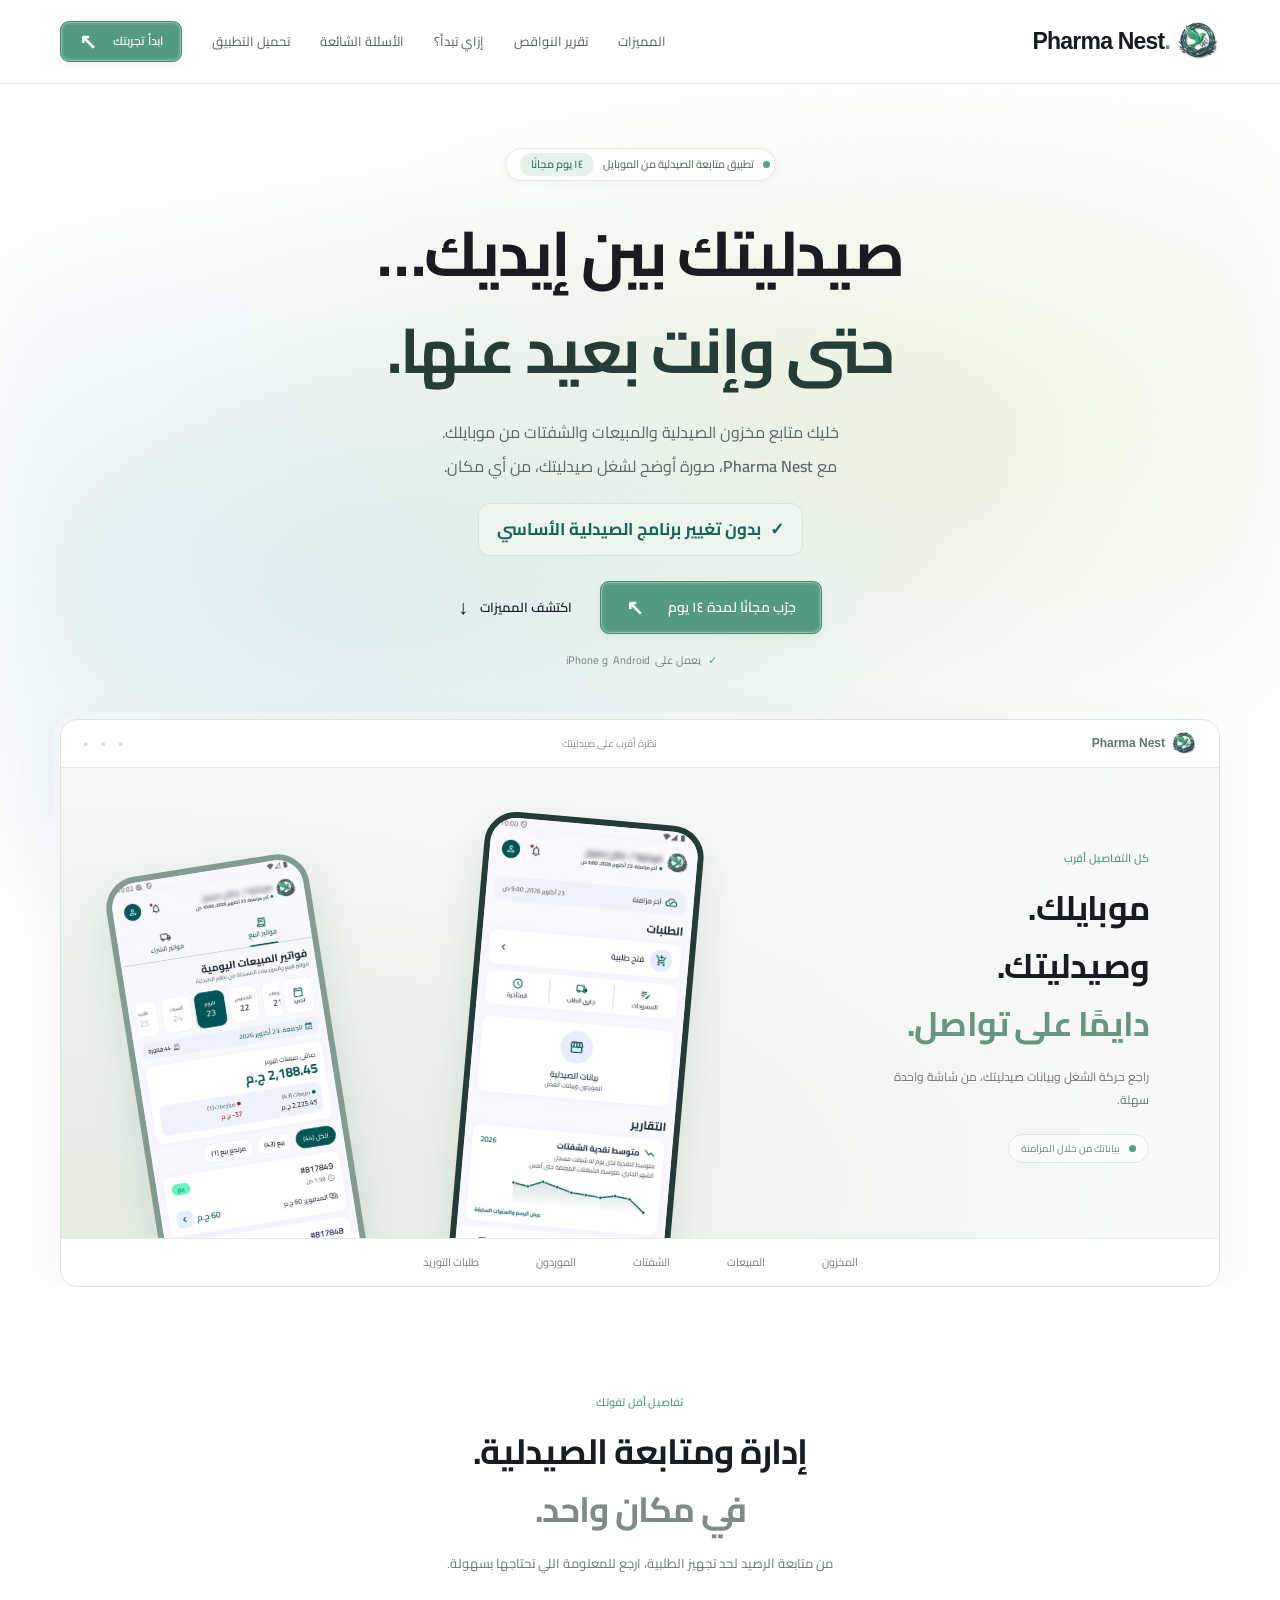
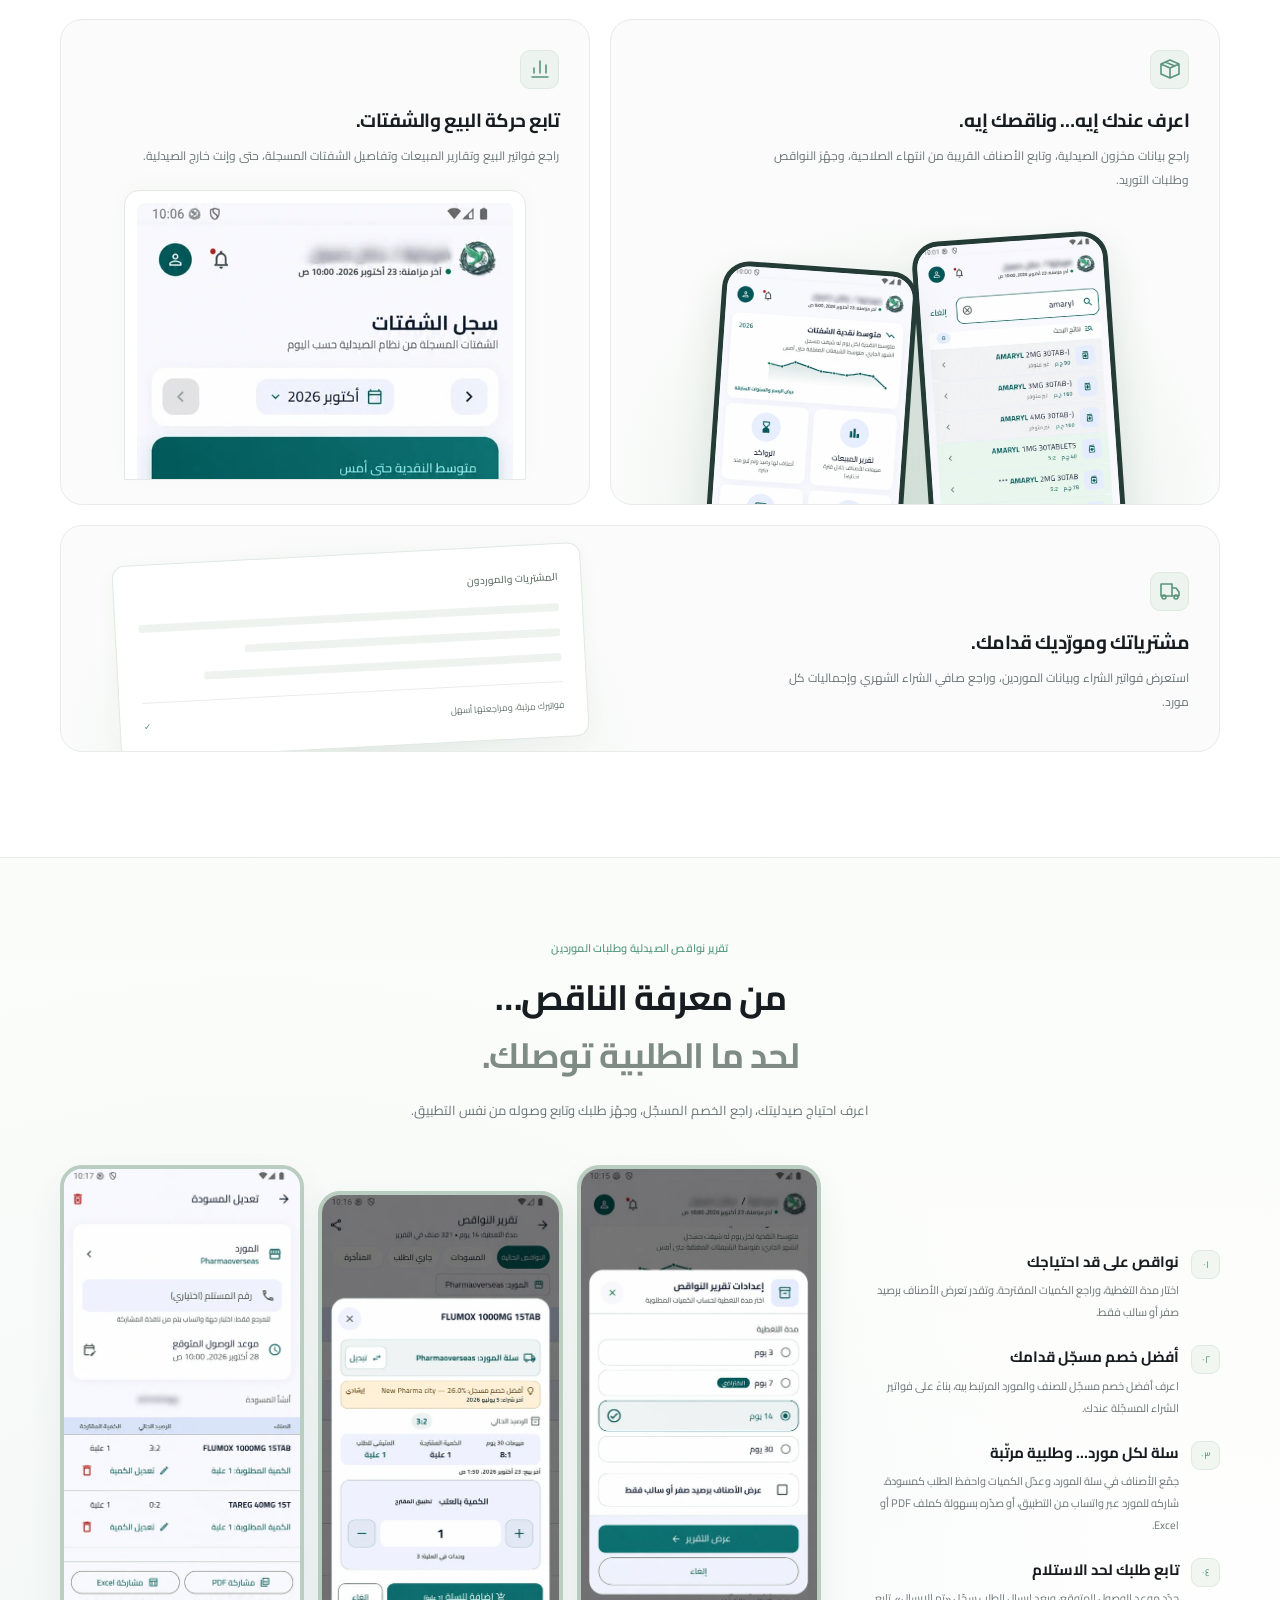
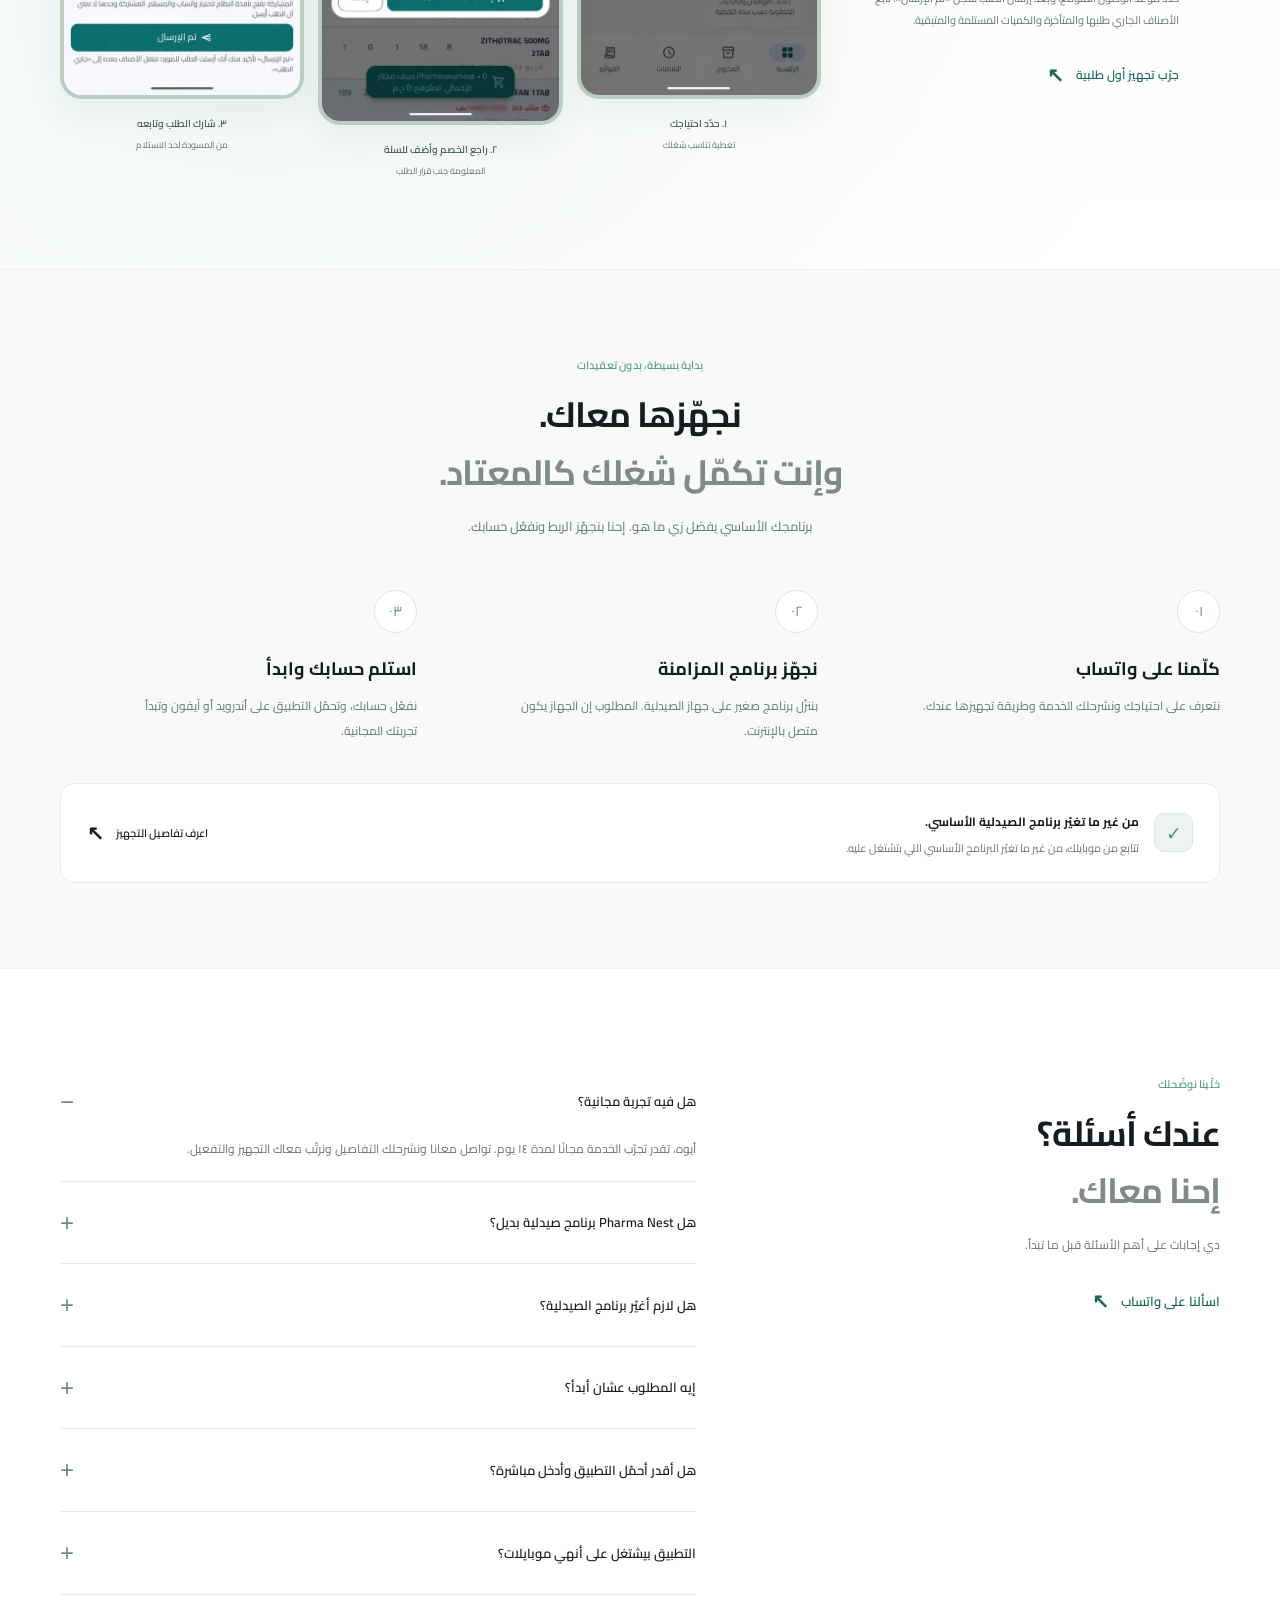
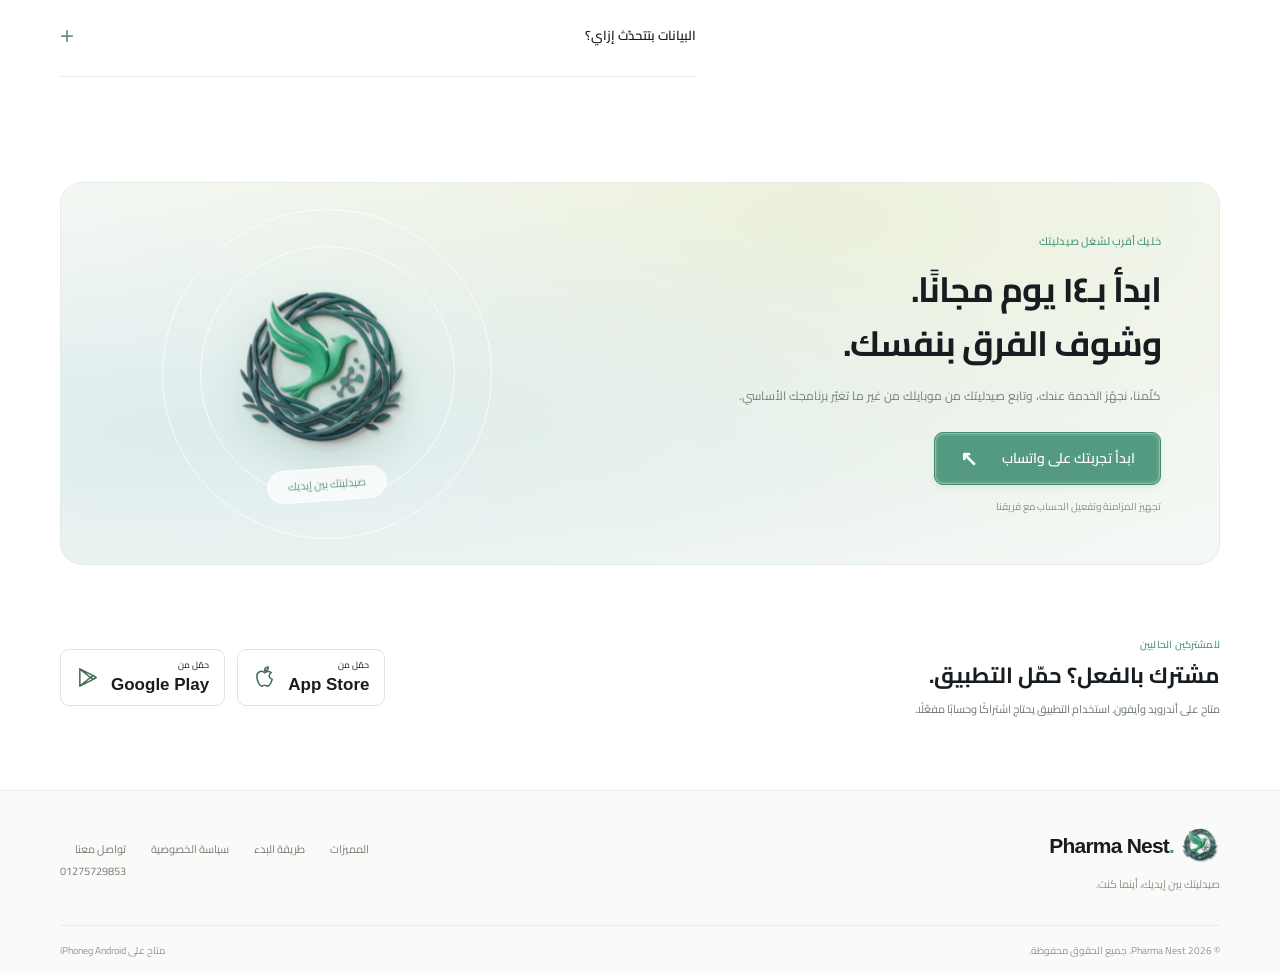
<file: index.html>
<!doctype html>
<html lang="ar" dir="rtl">
<head>
  <meta charset="utf-8">
  <meta name="viewport" content="width=device-width, initial-scale=1">
  <meta name="theme-color" content="#5a9f86">
  <meta name="description" content="Pharma Nest تطبيق لإدارة ومتابعة الصيدلية من الموبايل: مخزون الصيدلية، المبيعات، الشفتات، نواقص الصيدلية وطلبات الموردين. يشتغل مع برنامج الصيدلية اللي عندك. جرّب مجانًا ١٤ يوم.">
  <meta property="og:title" content="Pharma Nest — تطبيق متابعة الصيدلية من الموبايل">
  <meta property="og:description" content="تابع مخزون الصيدلية والمبيعات والشفتات ونواقص الصيدلية من موبايلك، بدون تغيير برنامج الصيدلية. تجربة مجانية ١٤ يوم.">
  <meta property="og:type" content="website">
  <meta property="og:url" content="https://pharma-nest.com/">
  <meta property="og:site_name" content="Pharma Nest">
  <meta property="og:locale" content="ar_EG">
  <meta property="og:image" content="https://pharma-nest.com/assets/og-banner.jpg">
  <meta property="og:image:width" content="1200">
  <meta property="og:image:height" content="630">
  <meta property="og:image:alt" content="Pharma Nest: صيدليتك بين إيديك، حتى وإنت بعيد عنها">
  <meta name="twitter:card" content="summary_large_image">
  <meta name="twitter:title" content="Pharma Nest — تطبيق متابعة الصيدلية من الموبايل">
  <meta name="twitter:description" content="تابع مخزون الصيدلية والمبيعات والشفتات ونواقص الصيدلية من موبايلك، بدون تغيير برنامج الصيدلية. تجربة مجانية ١٤ يوم.">
  <meta name="twitter:image" content="https://pharma-nest.com/assets/og-banner.jpg">
  <title>Pharma Nest | تطبيق إدارة ومتابعة الصيدلية من الموبايل</title>
  <link rel="canonical" href="https://pharma-nest.com/">
  <link rel="icon" href="assets/logo.png" type="image/png">
  <link rel="apple-touch-icon" href="assets/logo.png">
  <script type="application/ld+json">
  {
    "@context": "https://schema.org",
    "@graph": [
      {
        "@type": "Organization",
        "@id": "https://pharma-nest.com/#organization",
        "name": "Pharma Nest",
        "url": "https://pharma-nest.com/",
        "logo": "https://pharma-nest.com/assets/logo.png",
        "contactPoint": {
          "@type": "ContactPoint",
          "telephone": "+201275729853",
          "contactType": "customer support",
          "areaServed": "EG",
          "availableLanguage": ["ar", "en"]
        }
      },
      {
        "@type": "WebSite",
        "@id": "https://pharma-nest.com/#website",
        "url": "https://pharma-nest.com/",
        "name": "Pharma Nest",
        "inLanguage": "ar",
        "publisher": { "@id": "https://pharma-nest.com/#organization" }
      },
      {
        "@type": "MobileApplication",
        "name": "Pharma Nest",
        "description": "تابع المخزون والمبيعات والشفتات وطلبات التوريد في صيدليتك من موبايلك، بدون تغيير برنامجك الأساسي.",
        "operatingSystem": "Android, iOS",
        "applicationCategory": "BusinessApplication",
        "inLanguage": "ar",
        "image": "https://pharma-nest.com/assets/screens/home-private-840.webp",
        "publisher": { "@id": "https://pharma-nest.com/#organization" },
        "sameAs": [
          "https://play.google.com/store/apps/details?id=com.pharmaNest.smarttech.app.pharma_nest",
          "https://apps.apple.com/eg/app/pharma-nest/id6823165189"
        ]
      }
    ]
  }
  </script>
  <link rel="preload" href="assets/fonts/Cairo-Regular.ttf" as="font" type="font/ttf" crossorigin>
  <link rel="stylesheet" href="styles.css?v=20261103-analytics1">
  <script src="analytics.js?v=20261103-2" defer></script>
  <script src="script.js?v=20261103-analytics1" defer></script>
</head>
<body>
<a class="skip-link" href="#main">انتقل إلى المحتوى</a>
<header class="header">
  <div class="container nav-wrap">
    <a class="brand" href="#home" aria-label="Pharma Nest، الرئيسية"><img src="assets/logo.png" width="42" height="42" alt=""><span dir="ltr">Pharma Nest<span class="brand-dot">.</span></span></a>
    <button class="menu-toggle" aria-controls="navigation" aria-expanded="false" aria-label="فتح القائمة"><span></span><span></span></button>
    <nav id="navigation" aria-label="القائمة الرئيسية">
      <a href="#features">المميزات</a><a href="#shortages">تقرير النواقص</a><a href="#how-it-works">إزاي تبدأ؟</a><a href="#faq">الأسئلة الشائعة</a><a href="#download">تحميل التطبيق</a>
      <a class="button button-small" data-contact href="https://wa.me/201275729853" target="_blank" rel="noopener noreferrer">ابدأ تجربتك <span aria-hidden="true">↖</span></a>
    </nav>
  </div>
</header>
<main id="main">
  <section class="hero" id="home" aria-labelledby="hero-title">
    <div class="hero-glow" aria-hidden="true"></div>
    <div class="container hero-content">
      <div class="announcement"><span class="live-dot" aria-hidden="true"></span><span>تطبيق متابعة الصيدلية من الموبايل</span><span class="announcement-trial">١٤ يوم مجانًا</span></div>
      <h1 id="hero-title">صيدليتك بين إيديك…<br><span>حتى وإنت بعيد عنها.</span></h1>
      <p class="hero-description">خليك متابع مخزون الصيدلية والمبيعات والشفتات من موبايلك.<br class="desktop-break"> مع <b dir="ltr">Pharma Nest</b>، صورة أوضح لشغل صيدليتك، من أي مكان.</p>
      <p class="hero-compatibility"><span aria-hidden="true">✓</span> بدون تغيير برنامج الصيدلية الأساسي</p>
      <div class="hero-actions"><a class="button" data-contact href="https://wa.me/201275729853" target="_blank" rel="noopener noreferrer">جرّب مجانًا لمدة ١٤ يوم <span aria-hidden="true">↖</span></a><a class="text-link" href="#features">اكتشف المميزات <span aria-hidden="true">↓</span></a></div>
      <p class="platform-note"><span aria-hidden="true">✓</span> يعمل على <span dir="ltr">Android</span> و<span dir="ltr">iPhone</span></p>
      <div class="showcase" aria-label="صور فعلية من تطبيق Pharma Nest">
        <div class="showcase-top"><div class="showcase-brand"><img src="assets/logo.png" width="25" height="25" alt=""><span dir="ltr">Pharma Nest</span></div><span>نظرة أقرب على صيدليتك</span><span class="window-dots" aria-hidden="true">● ● ●</span></div>
        <div class="showcase-body">
          <div class="showcase-copy"><span class="eyebrow">كل التفاصيل أقرب</span><h2>موبايلك.&nbsp;<br>وصيدليتك.&nbsp;<br><span>دايمًا على تواصل.</span></h2><p>راجع حركة الشغل وبيانات صيدليتك، من شاشة واحدة سهلة.</p><div class="sync-pill"><span class="live-dot" aria-hidden="true"></span> بياناتك من خلال المزامنة</div></div>
          <div class="phones"><div class="phone phone-side"><span class="screenshot" style="--screenshot-preview: url('[data-uri]'); aspect-ratio: 840 / 1868"><img src="assets/screens/sales-private-840.webp" width="840" height="1868" alt="شاشة فواتير المبيعات في تطبيق Pharma Nest" srcset="assets/screens/sales-private-480.webp 480w, assets/screens/sales-private-840.webp 840w" sizes="(max-width: 560px) 155px, (max-width: 1000px) 195px, 220px" loading="eager" decoding="async"></span></div><div class="phone phone-main"><span class="screenshot" style="--screenshot-preview: url('[data-uri]'); aspect-ratio: 840 / 1868"><img src="assets/screens/home-private-840.webp" width="840" height="1868" alt="الشاشة الرئيسية للتطبيق، تعرض الطلبات وبيانات الصيدلية ومتوسط نقدية الشفتات" srcset="assets/screens/home-private-480.webp 480w, assets/screens/home-private-840.webp 840w" sizes="(max-width: 560px) 155px, (max-width: 1000px) 195px, 220px" loading="eager" decoding="async" fetchpriority="high"></span></div></div>
        </div>
        <div class="showcase-bottom"><span>المخزون</span><span>المبيعات</span><span>الشفتات</span><span>الموردون</span><span>طلبات التوريد</span></div>
      </div>
    </div>
  </section>
  <section class="section container" id="features" aria-labelledby="features-title">
    <div class="section-heading"><span class="eyebrow">تفاصيل أقل تفوتك</span><h2 id="features-title">إدارة ومتابعة الصيدلية.<br><span class="muted-heading">في مكان واحد.</span></h2><p>من متابعة الرصيد لحد تجهيز الطلبية، ارجع للمعلومة اللي تحتاجها بسهولة.</p></div>
    <div class="feature-grid">
      <article class="feature-card feature-large"><div class="card-copy"><span class="icon-box" aria-hidden="true"><svg viewBox="0 0 24 24"><path d="m3 7 9-4 9 4-9 4-9-4Zm0 0v10l9 4 9-4V7M12 11v10M7 5l10 4"/></svg></span><h3>اعرف عندك إيه… وناقصك إيه.</h3><p>راجع بيانات مخزون الصيدلية، وتابع الأصناف القريبة من انتهاء الصلاحية، وجهّز النواقص وطلبات التوريد.</p></div><div class="feature-screens feature-screens-pair"><div class="phone"><span class="screenshot" style="--screenshot-preview: url('[data-uri]'); aspect-ratio: 840 / 1868"><img src="assets/screens/inventory-private-840.webp" width="840" height="1868" alt="البحث في مخزون الصيدلية وعرض أرصدة الأصناف، مع تمويه اسم الصيدلية" srcset="assets/screens/inventory-private-480.webp 480w, assets/screens/inventory-private-840.webp 840w" sizes="(max-width: 560px) 140px, 196px" loading="lazy" decoding="async"></span></div><div class="phone"><span class="screenshot" style="--screenshot-preview: url('[data-uri]'); aspect-ratio: 840 / 1865"><img src="assets/screens/reports-private-840.webp" width="840" height="1865" alt="تقارير المبيعات والرواكد وتقييم المخزون وقرب انتهاء الصلاحية والنواقص، مع تمويه اسم الصيدلية" srcset="assets/screens/reports-private-480.webp 480w, assets/screens/reports-private-840.webp 840w" sizes="(max-width: 560px) 140px, 196px" loading="lazy" decoding="async"></span></div></div></article>
      <article class="feature-card"><div class="card-copy"><span class="icon-box" aria-hidden="true"><svg viewBox="0 0 24 24"><path d="M4 20h16M6 16v-5M12 16V4M18 16V8"/></svg></span><h3>تابع حركة البيع والشفتات.</h3><p>راجع فواتير البيع وتقارير المبيعات وتفاصيل الشفتات المسجلة، حتى وإنت خارج الصيدلية.</p></div><div class="image-window"><span class="screenshot" style="--screenshot-preview: url('[data-uri]'); aspect-ratio: 840 / 1868"><img src="assets/screens/shifts-private-v2-840.webp" width="840" height="1868" alt="سجل الشفتات ومتوسط النقدية ومطابقة درج النقدية، مع تمويه اسم الصيدلية" srcset="assets/screens/shifts-private-v2-480.webp 480w, assets/screens/shifts-private-v2-840.webp 840w" sizes="(max-width: 560px) 240px, (max-width: 1000px) 320px, 380px" loading="lazy" decoding="async"></span></div></article>
      <article class="feature-card feature-horizontal"><div class="card-copy"><span class="icon-box" aria-hidden="true"><svg viewBox="0 0 24 24"><path d="M3 5h11v12H3zM14 9h4l3 4v4h-7M6 20a2 2 0 1 0 0-4 2 2 0 0 0 0 4Zm12 0a2 2 0 1 0 0-4 2 2 0 0 0 0 4Z"/></svg></span><h3>مشترياتك ومورّديك قدامك.</h3><p>استعرض فواتير الشراء وبيانات الموردين، وراجع صافي الشراء الشهري وإجماليات كل مورد.</p></div><div class="quiet-illustration" aria-hidden="true"><div class="paper"><span>المشتريات والموردون</span><i></i><i></i><i></i><div>فواتيرك مرتبة، ومراجعتها أسهل <span>✓</span></div></div></div></article>
    </div>
  </section>
  <section class="shortages-section" id="shortages" aria-labelledby="shortages-title">
    <div class="container">
      <div class="section-heading">
        <span class="eyebrow">تقرير نواقص الصيدلية وطلبات الموردين</span>
        <h2 id="shortages-title">من معرفة الناقص…<br><span class="muted-heading">لحد ما الطلبية توصلك.</span></h2>
        <p>اعرف احتياج صيدليتك، راجع الخصم المسجّل، وجهّز طلبك وتابع وصوله من نفس التطبيق.</p>
      </div>
      <div class="shortages-layout">
        <div class="shortages-copy">
          <ol class="order-benefits">
            <li><span class="benefit-number" aria-hidden="true">٠١</span><div><h3>نواقص على قد احتياجك</h3><p>اختار مدة التغطية، وراجع الكميات المقترحة. وتقدر تعرض الأصناف برصيد صفر أو سالب فقط.</p></div></li>
            <li><span class="benefit-number" aria-hidden="true">٠٢</span><div><h3>أفضل خصم مسجّل قدامك</h3><p>اعرف أفضل خصم مسجّل للصنف والمورد المرتبط بيه، بناءً على فواتير الشراء المسجّلة عندك.</p></div></li>
            <li><span class="benefit-number" aria-hidden="true">٠٣</span><div><h3>سلة لكل مورد… وطلبية مرتّبة</h3><p>جمّع الأصناف في سلة المورد، وعدّل الكميات واحفظ الطلب كمسودة. شاركه للمورد عبر واتساب من التطبيق، أو صدّره بسهولة كملف PDF أو Excel.</p></div></li>
            <li><span class="benefit-number" aria-hidden="true">٠٤</span><div><h3>تابع طلبك لحد الاستلام</h3><p>حدّد موعد الوصول المتوقع، وبعد إرسال الطلب سجّل «تم الإرسال». تابع الأصناف الجاري طلبها والمتأخرة والكميات المستلمة والمتبقية.</p></div></li>
          </ol>
          <a class="text-link" data-contact href="https://wa.me/201275729853" target="_blank" rel="noopener noreferrer">جرّب تجهيز أول طلبية <span aria-hidden="true">↖</span></a>
        </div>
        <div class="shortage-gallery" aria-label="خطوات تجهيز طلب النواقص من داخل التطبيق">
          <figure><div class="phone shortage-device"><span class="screenshot" style="--screenshot-preview: url('[data-uri]'); aspect-ratio: 840 / 1868"><img src="assets/screens/shortage-settings-private-840.webp" width="840" height="1868" alt="إعدادات تقرير النواقص واختيار مدة التغطية وفلتر الرصيد" srcset="assets/screens/shortage-settings-private-480.webp 480w, assets/screens/shortage-settings-private-840.webp 840w" sizes="(max-width: 560px) 252px, (max-width: 1000px) 220px, 240px" loading="lazy" decoding="async"></span></div><figcaption><span>١. حدّد احتياجك</span>تغطية تناسب شغلك</figcaption></figure>
          <figure><div class="phone shortage-device"><span class="screenshot" style="--screenshot-preview: url('[data-uri]'); aspect-ratio: 840 / 1868"><img src="assets/screens/shortage-discount-private-840.webp" width="840" height="1868" alt="أفضل خصم مسجّل للصنف واختيار كمية الطلب وإضافتها إلى سلة المورد" srcset="assets/screens/shortage-discount-private-480.webp 480w, assets/screens/shortage-discount-private-840.webp 840w" sizes="(max-width: 560px) 252px, (max-width: 1000px) 220px, 240px" loading="lazy" decoding="async"></span></div><figcaption><span>٢. راجع الخصم وأضف للسلة</span>المعلومة جنب قرار الطلب</figcaption></figure>
          <figure><div class="phone shortage-device"><span class="screenshot" style="--screenshot-preview: url('[data-uri]'); aspect-ratio: 840 / 1868"><img src="assets/screens/shortage-cart-private-840.webp" width="840" height="1868" alt="مسودة طلب المورد وموعد الوصول المتوقع وخيارات مشاركة PDF وExcel وتسجيل الإرسال" srcset="assets/screens/shortage-cart-private-480.webp 480w, assets/screens/shortage-cart-private-840.webp 840w" sizes="(max-width: 560px) 252px, (max-width: 1000px) 220px, 240px" loading="lazy" decoding="async"></span></div><figcaption><span>٣. شارك الطلب وتابعه</span>من المسودة لحد الاستلام</figcaption></figure>
        </div>
      </div>
    </div>
  </section>
  <section class="how-section" id="how-it-works" aria-labelledby="how-title"><div class="container">
    <div class="section-heading"><span class="eyebrow">بداية بسيطة، بدون تعقيدات</span><h2 id="how-title">نجهّزها معاك.<br><span class="muted-heading">وإنت تكمّل شغلك كالمعتاد.</span></h2><p>برنامجك الأساسي يفضل زي ما هو. إحنا بنجهّز الربط ونفعّل حسابك.</p></div>
    <div class="steps"><article><span class="step-number">٠١</span><h3>كلّمنا على واتساب</h3><p>نتعرف على احتياجك ونشرحلك الخدمة وطريقة تجهيزها عندك.</p></article><article><span class="step-number">٠٢</span><h3>نجهّز برنامج المزامنة</h3><p>بننزّل برنامج صغير على جهاز الصيدلية. المطلوب إن الجهاز يكون متصل بالإنترنت.</p></article><article><span class="step-number">٠٣</span><h3>استلم حسابك وابدأ</h3><p>نفعّل حسابك، وتحمّل التطبيق على أندرويد أو آيفون وتبدأ تجربتك المجانية.</p></article></div>
    <div class="setup-note"><span class="icon-box" aria-hidden="true">✓</span><div><strong>من غير ما تغيّر برنامج الصيدلية الأساسي.</strong><p>تتابع من موبايلك، من غير ما تغيّر البرنامج الأساسي اللي بتشتغل عليه.</p></div><a class="text-link" data-contact href="https://wa.me/201275729853" target="_blank" rel="noopener noreferrer">اعرف تفاصيل التجهيز <span aria-hidden="true">↖</span></a></div>
  </div></section>
  <section class="section container faq-section" id="faq" aria-labelledby="faq-title"><div class="faq-intro"><span class="eyebrow">خلّينا نوضّحلك</span><h2 id="faq-title">عندك أسئلة؟<br><span class="muted-heading">إحنا معاك.</span></h2><p>دي إجابات على أهم الأسئلة قبل ما تبدأ.</p><a class="text-link" data-contact href="https://wa.me/201275729853" target="_blank" rel="noopener noreferrer">اسألنا على واتساب <span aria-hidden="true">↖</span></a></div>
    <div class="faq-list"><details open><summary>هل فيه تجربة مجانية؟</summary><p>أيوه، تقدر تجرّب الخدمة مجانًا لمدة ١٤ يوم. تواصل معانا ونشرحلك التفاصيل ونرتّب معاك التجهيز والتفعيل.</p></details><details><summary>هل Pharma Nest برنامج صيدلية بديل؟</summary><p>لا، Pharma Nest تطبيق موبايل لمتابعة وإدارة الصيدلية، بيشتغل جنب برنامج الصيدلية اللي عندك. برنامج الصيدلية بيفضل زي ما هو للبيع والشراء، والتطبيق بيوريك المخزون والمبيعات والشفتات ونواقص الصيدلية من موبايلك.</p></details><details><summary>هل لازم أغيّر برنامج الصيدلية؟</summary><p>لا، بتكمّل شغلك على برنامجك الأساسي. بنجهّز برنامج مزامنة صغير على جهاز الصيدلية عشان تقدر تتابع البيانات من التطبيق.</p></details><details><summary>إيه المطلوب عشان أبدأ؟</summary><p>جهاز الصيدلية يكون متصل بالإنترنت عشان برنامج المزامنة يقدر يحدّث البيانات. فريقنا بيتواصل معاك لترتيب التجهيز وتفعيل حسابك.</p></details><details><summary>هل أقدر أحمّل التطبيق وأدخل مباشرة؟</summary><p>استخدام التطبيق بيحتاج حساب مفعّل بعد تجهيز الخدمة. كلّمنا الأول، وبعد التفعيل هنساعدك تسجّل الدخول على موبايلك.</p></details><details><summary>التطبيق بيشتغل على أنهي موبايلات؟</summary><p>التطبيق متاح لأجهزة أندرويد من Google Play ولأجهزة آيفون من App Store. روابط التحميل موجودة تحت للمشتركين الحاليين.</p></details><details><summary>البيانات بتتحدّث إزاي؟</summary><p>برنامج المزامنة بينقل البيانات من جهاز الصيدلية للخدمة عبر الإنترنت.</p></details></div>
  </section>
  <section class="container trial-section" id="contact" aria-labelledby="trial-title"><div class="trial-glow" aria-hidden="true"></div><div class="trial-content"><span class="eyebrow">خليك أقرب لشغل صيدليتك</span><h2 id="trial-title">ابدأ بـ١٤ يوم مجانًا.<br>وشوف الفرق بنفسك.</h2><p>كلّمنا، نجهّز الخدمة عندك، وتابع صيدليتك من موبايلك من غير ما تغيّر برنامجك الأساسي.</p><a class="button" data-contact href="https://wa.me/201275729853" target="_blank" rel="noopener noreferrer">ابدأ تجربتك على واتساب <span aria-hidden="true">↖</span></a><span class="trial-caption">تجهيز المزامنة وتفعيل الحساب مع فريقنا</span></div><div class="trial-art" aria-hidden="true"><div class="orbit orbit-one"></div><div class="orbit orbit-two"></div><img src="assets/logo.png" width="200" height="200" alt=""><span class="floating-label">صيدليتك بين إيديك</span></div></section>
  <section class="container download-section" id="download" aria-labelledby="download-title"><div><span class="eyebrow">للمشتركين الحاليين</span><h2 id="download-title">مشترك بالفعل؟ حمّل التطبيق.</h2><p>متاح على أندرويد وآيفون. استخدام التطبيق يحتاج اشتراكًا وحسابًا مفعّلًا.</p></div><div class="store-links"><a class="store-badge" data-store="android" href="https://play.google.com/store/apps/details?id=com.pharmaNest.smarttech.app.pharma_nest" target="_blank" rel="noopener noreferrer" aria-label="تحميل تطبيق Pharma Nest من Google Play"><svg viewBox="0 0 24 24" aria-hidden="true"><path d="M4 3 15 12 4 21V3Zm0 0 14 7M4 21l14-7M15 12l3-2 3 2-3 2-3-2Z"/></svg><span><small>حمّل من</small><strong>Google Play</strong></span></a><a class="store-badge" data-store="ios" href="https://apps.apple.com/eg/app/pharma-nest/id6823165189" target="_blank" rel="noopener noreferrer" aria-label="تحميل تطبيق Pharma Nest من App Store"><svg viewBox="0 0 24 24" aria-hidden="true"><path d="M12 7c-3-3-8-1-8 4 0 4 3 10 5 10 1 0 2-1 3-1s2 1 3 1c2 0 4-4 5-7-4-2-4-5-1-7-2-2-5-1-7 0Zm0-2c0-3 2-4 4-4 0 3-2 4-4 4Z"/></svg><span><small>حمّل من</small><strong>App Store</strong></span></a></div></section>
</main>
<footer class="footer"><div class="container footer-main"><div><a class="brand" href="#home"><img src="assets/logo.png" width="38" height="38" alt=""><span dir="ltr">Pharma Nest<span class="brand-dot">.</span></span></a><p>صيدليتك بين إيديك، أينما كنت.</p></div><div class="footer-links"><a href="#features">المميزات</a><a href="#how-it-works">طريقة البدء</a><a href="privacy-policy.html">سياسة الخصوصية</a><a data-contact href="https://wa.me/201275729853" target="_blank" rel="noopener noreferrer">تواصل معنا <span dir="ltr">01275729853</span></a></div></div><div class="container footer-bottom"><span>© <span id="year">2026</span> Pharma Nest. جميع الحقوق محفوظة.</span><span>متاح على Android وiPhone</span></div></footer>
</body>
</html>
</file>
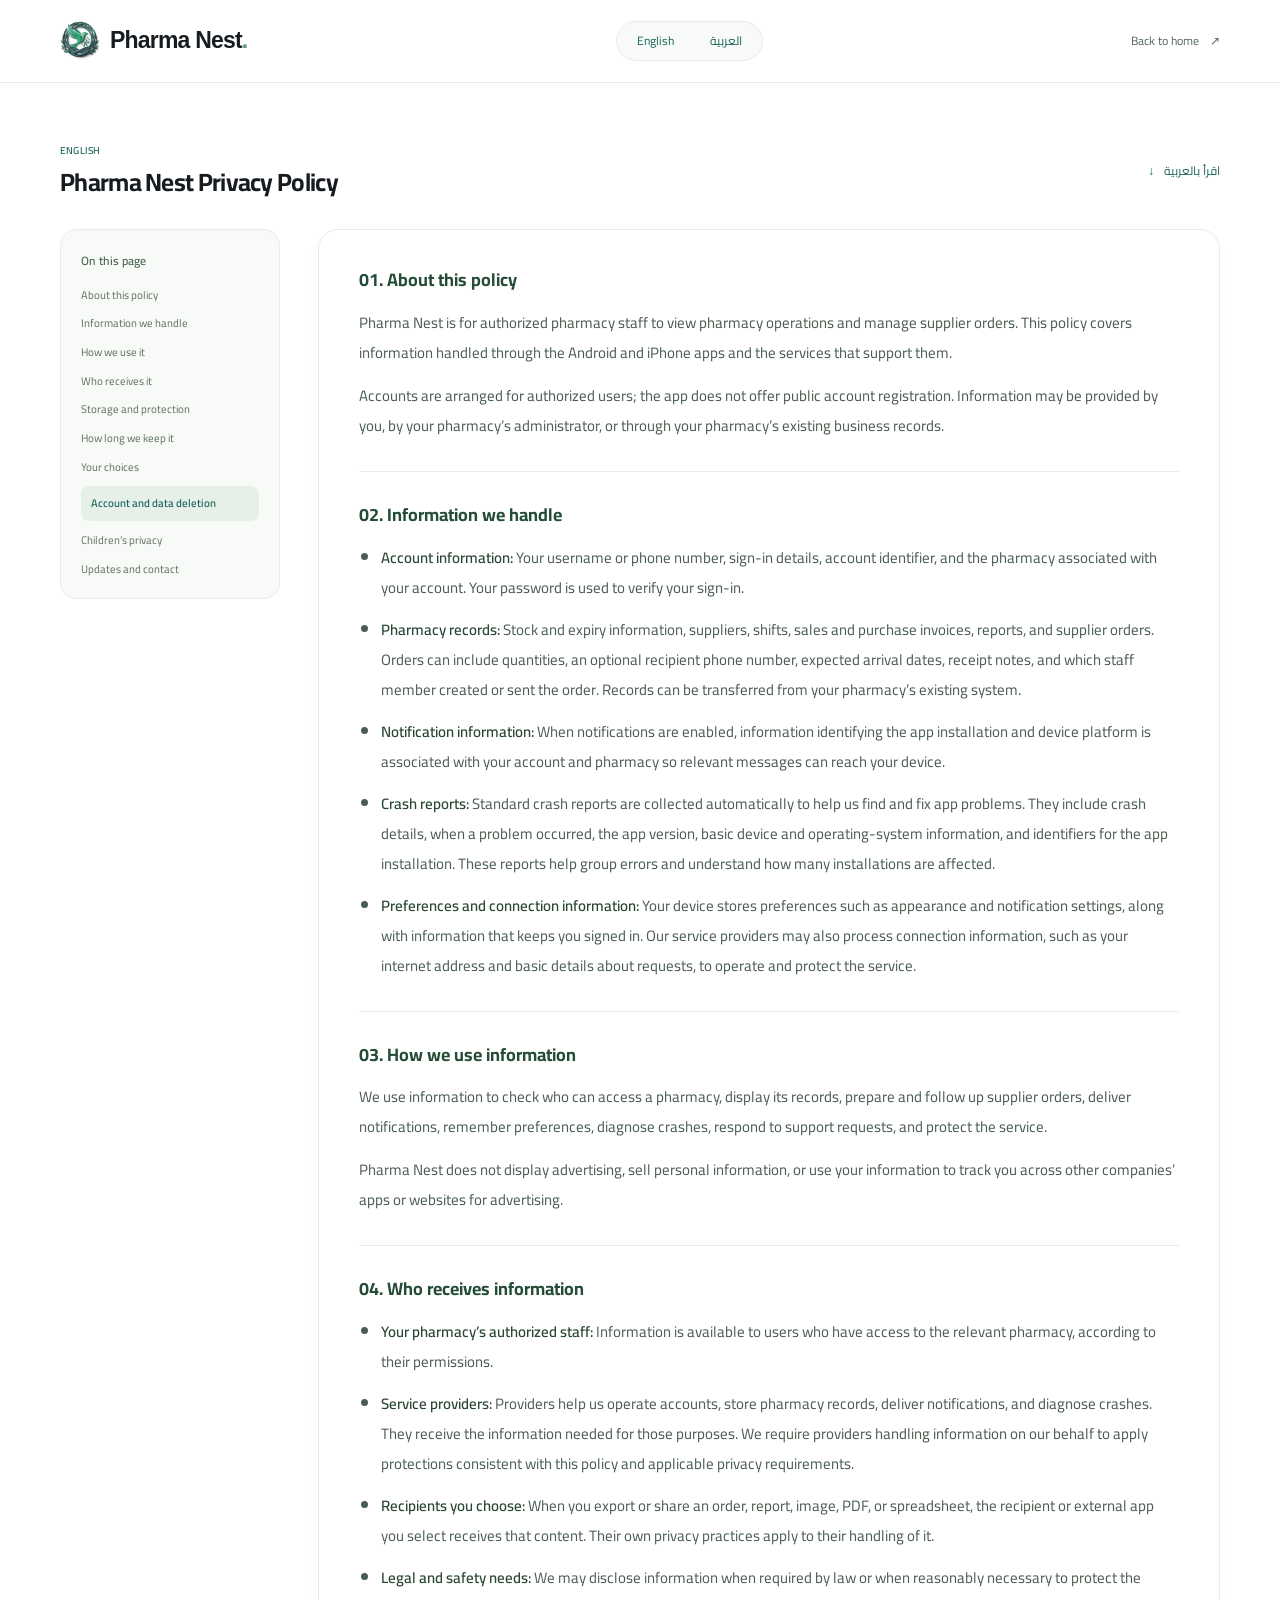
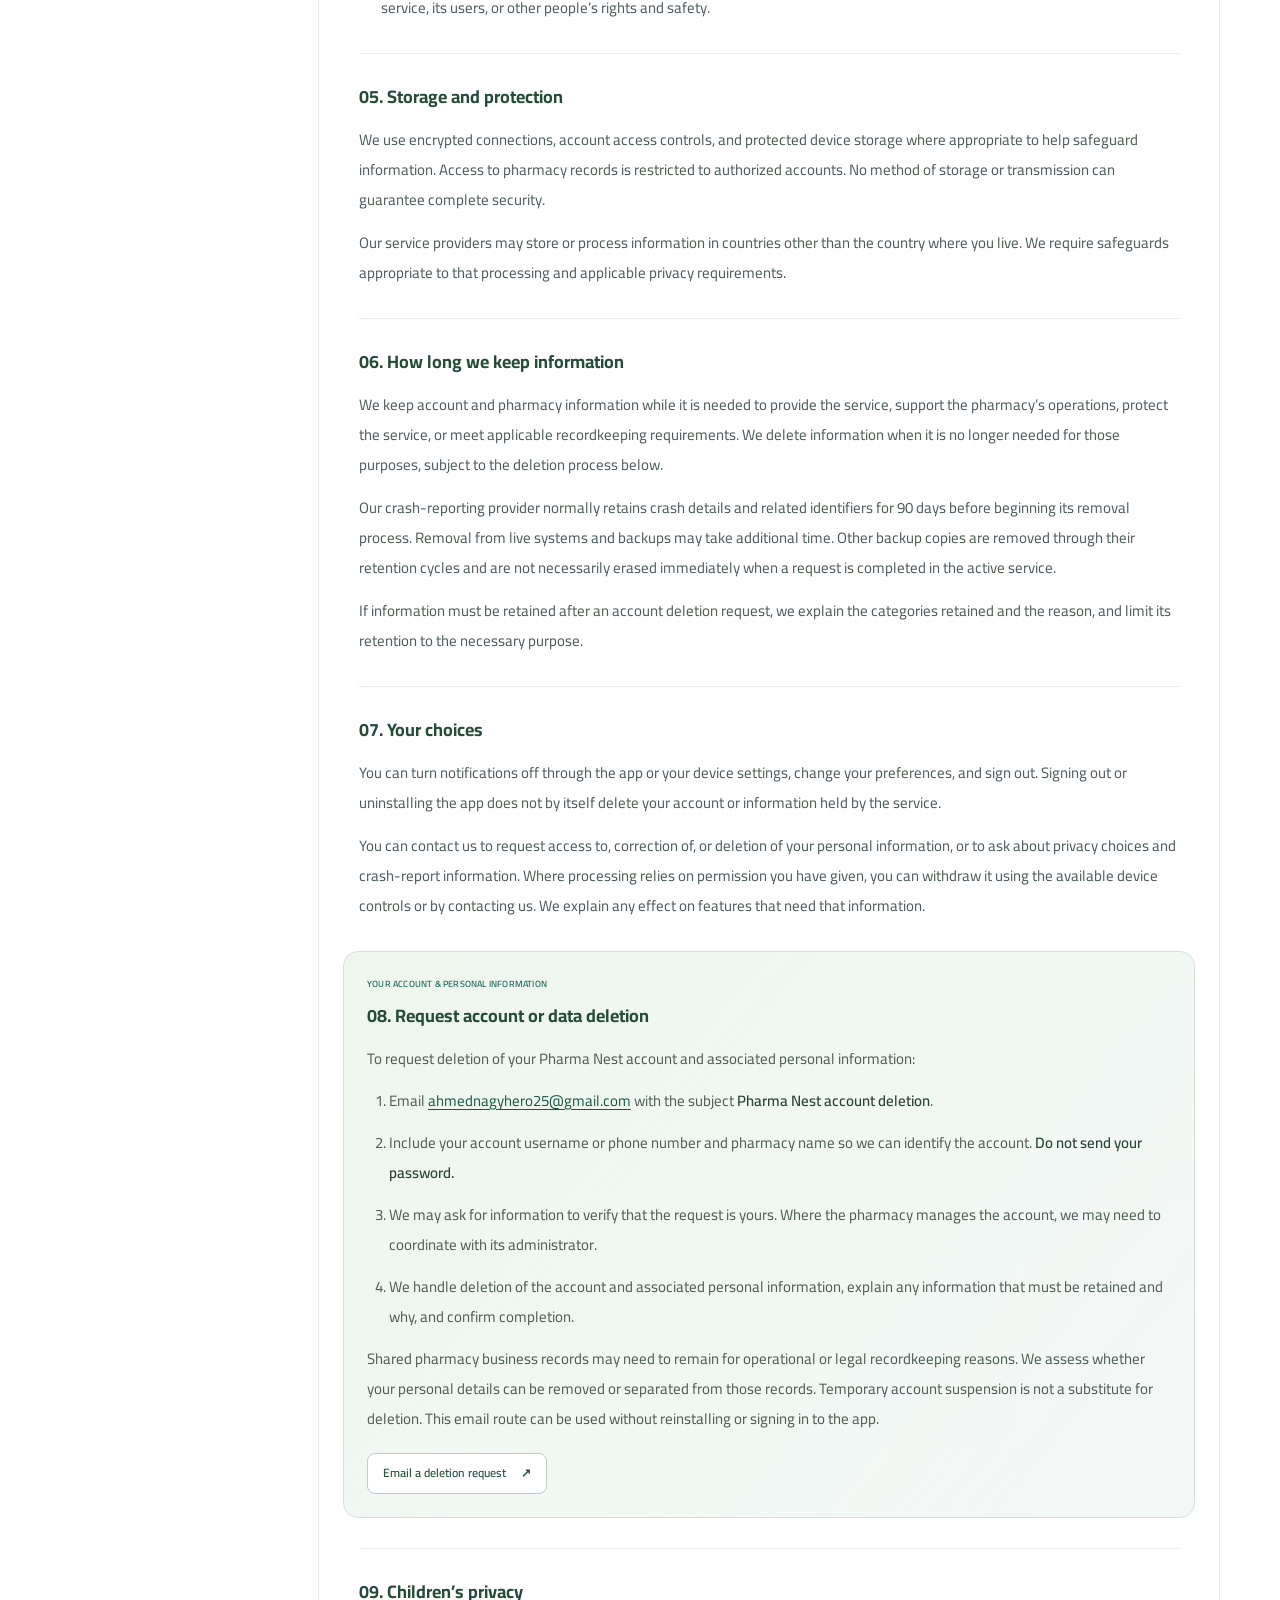
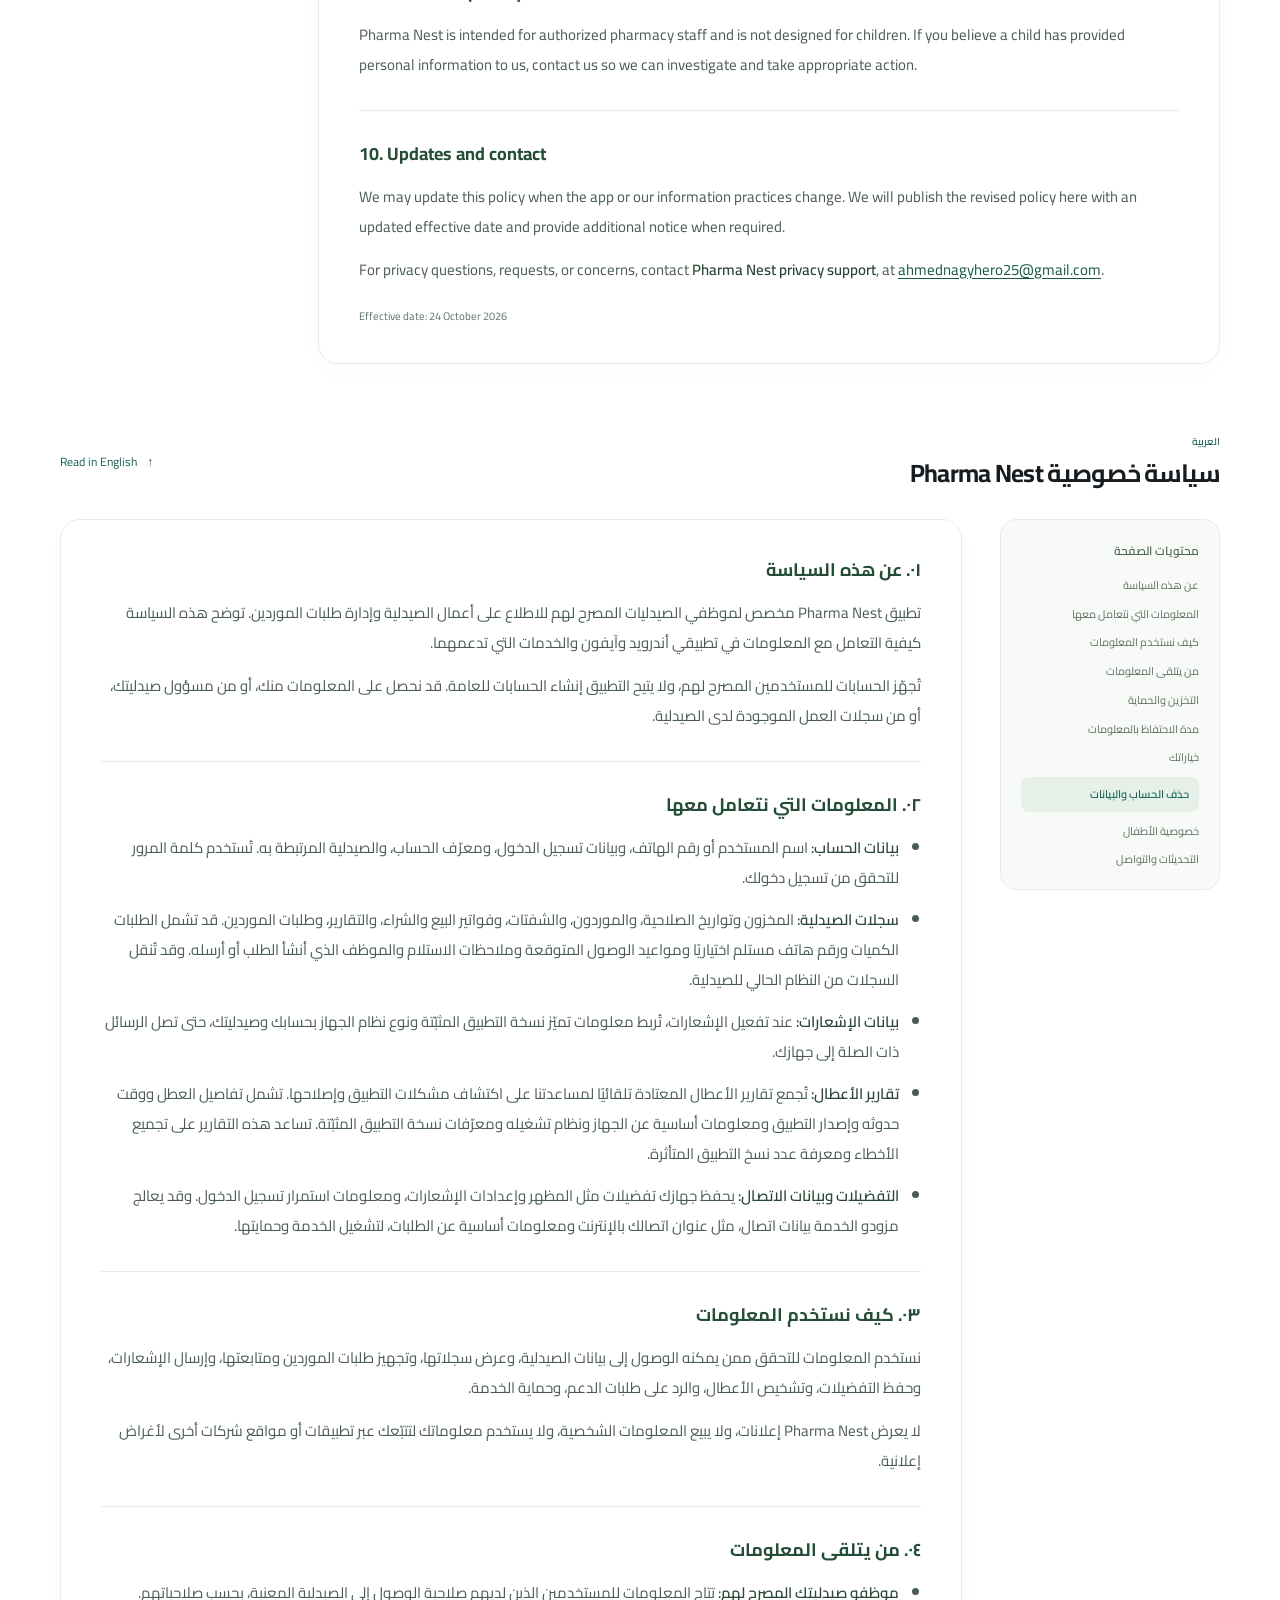
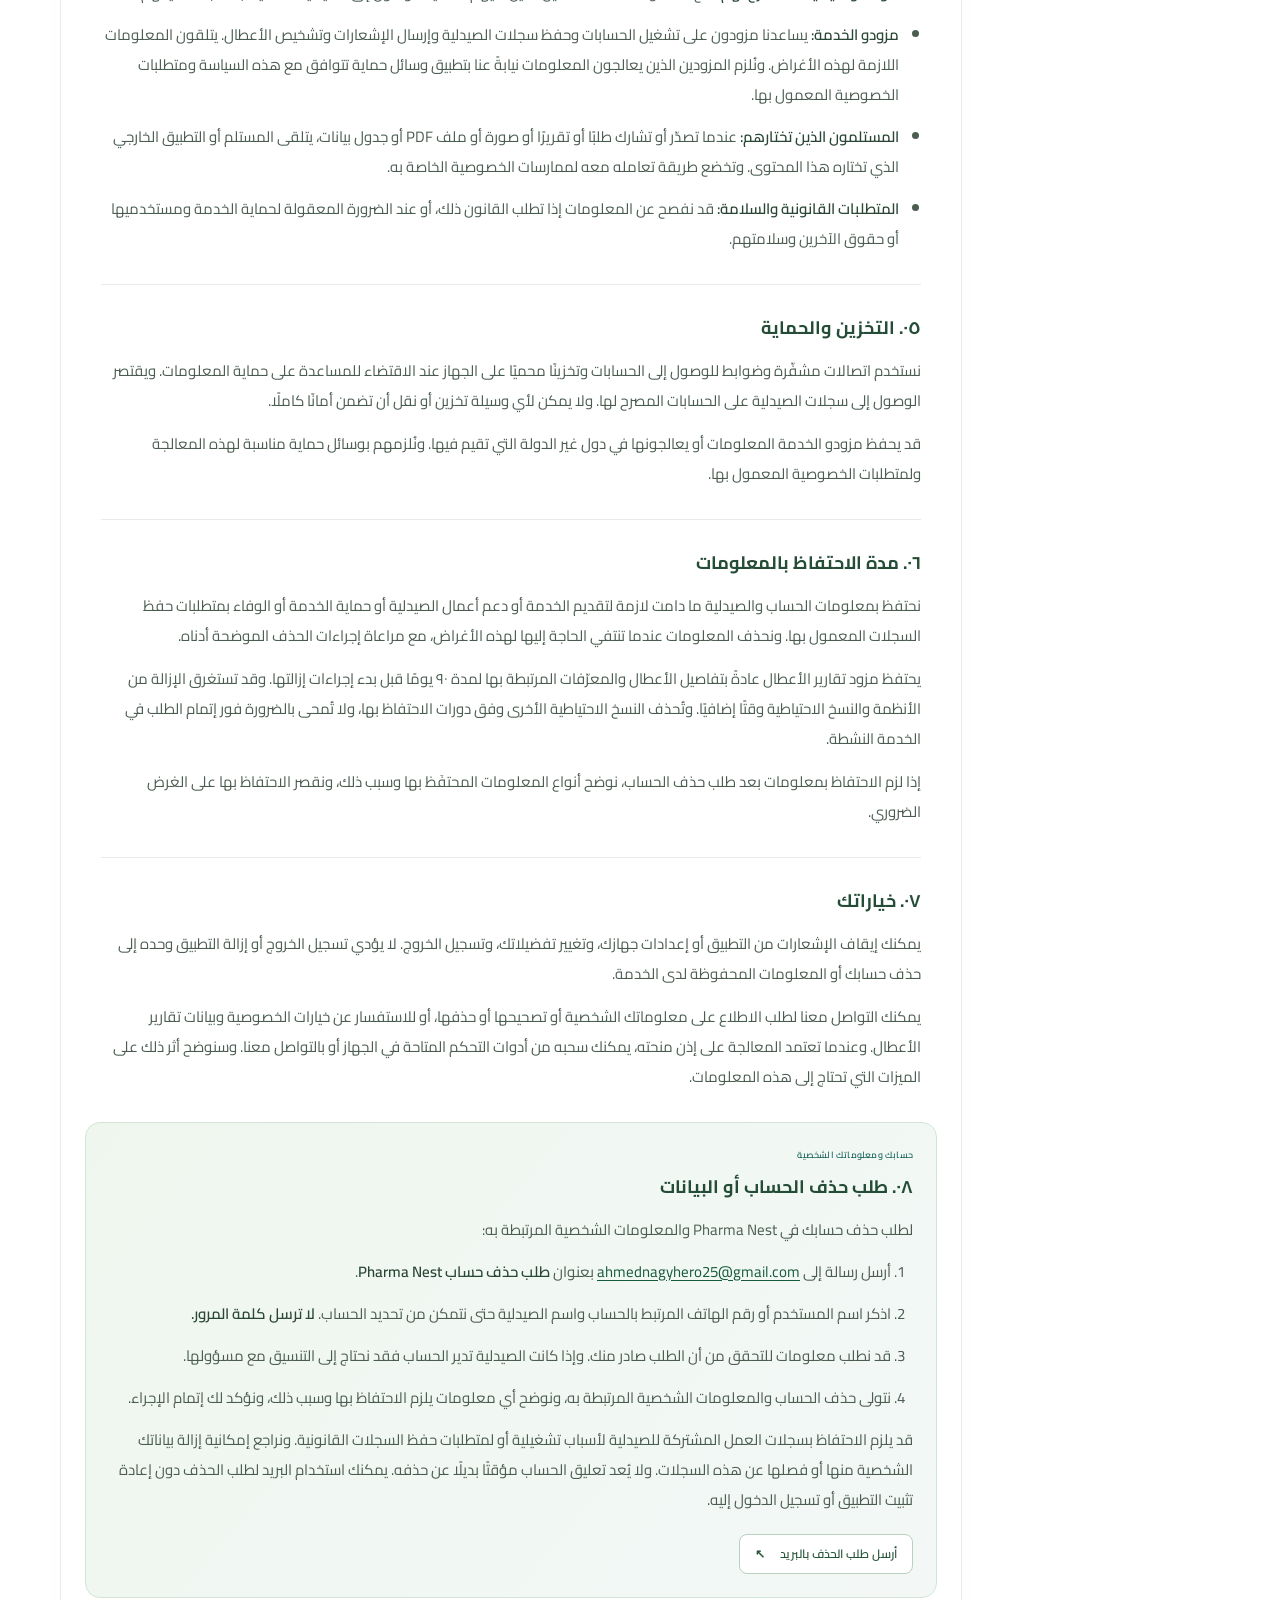
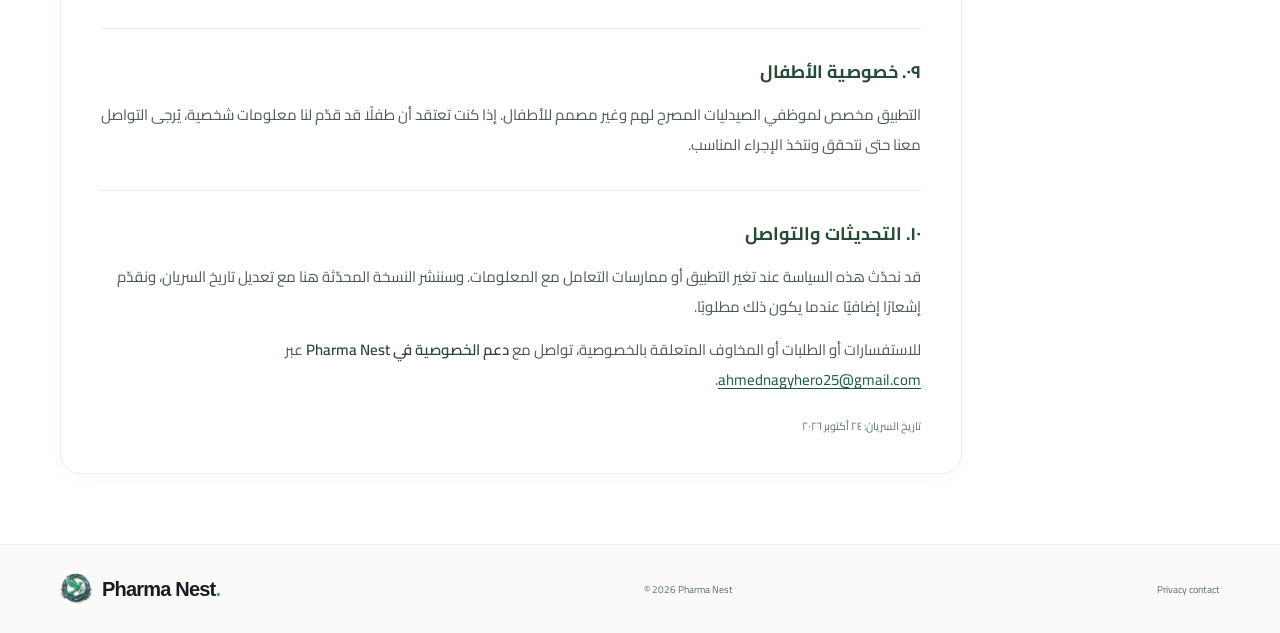
<file: privacy-policy.html>
<!doctype html>
<html lang="en" dir="ltr">
<head>
  <meta charset="utf-8">
  <meta name="viewport" content="width=device-width, initial-scale=1">
  <meta name="theme-color" content="#5a9f86">
  <meta name="description" content="Pharma Nest Privacy Policy: how we handle account information, pharmacy records, notifications and crash reports, and how to request access or deletion. Available in English and Arabic.">
  <meta property="og:title" content="Privacy Policy | Pharma Nest">
  <meta property="og:description" content="How Pharma Nest handles account information, pharmacy records, notifications and crash reports.">
  <meta property="og:type" content="website">
  <meta property="og:url" content="https://pharma-nest.com/privacy-policy.html">
  <meta property="og:site_name" content="Pharma Nest">
  <meta property="og:image" content="https://pharma-nest.com/assets/og-banner.jpg">
  <meta property="og:image:width" content="1200">
  <meta property="og:image:height" content="630">
  <meta name="twitter:card" content="summary_large_image">
  <title>Privacy Policy | Pharma Nest</title>
  <link rel="canonical" href="https://pharma-nest.com/privacy-policy.html">
  <link rel="icon" href="assets/logo.png" type="image/png">
  <link rel="preload" href="assets/fonts/Cairo-Regular.ttf" as="font" type="font/ttf" crossorigin>
  <link rel="stylesheet" href="styles.css?v=20261023-images1">
  <link rel="stylesheet" href="privacy.css?v=20261024-policy2">
</head>
<body class="privacy-page">
<a class="skip-link" href="#main">Skip to policy / انتقل إلى السياسة</a>
<header class="policy-nav">
  <div class="container policy-nav-inner">
    <a class="brand" href="index.html" aria-label="Pharma Nest home"><img src="assets/logo.png" width="42" height="42" alt=""><span dir="ltr">Pharma Nest<span class="brand-dot">.</span></span></a>
    <nav class="policy-language-links" aria-label="Choose policy language">
      <a href="#english" lang="en" hreflang="en">English</a>
      <a href="#arabic" lang="ar" hreflang="ar" dir="rtl">العربية</a>
    </nav>
    <a class="policy-home" href="index.html">Back to home <span aria-hidden="true">↗</span></a>
  </div>
</header>
<main id="main">
  <section class="container policy-language" id="english" lang="en" dir="ltr" aria-labelledby="english-title">
    <div class="policy-language-heading"><div><span class="eyebrow">ENGLISH</span><h1 id="english-title">Pharma Nest Privacy Policy</h1></div><a href="#arabic" lang="ar" dir="rtl">اقرأ بالعربية <span aria-hidden="true">↓</span></a></div>
    <div class="policy-grid">
      <aside class="policy-toc" aria-label="English policy contents">
        <p>On this page</p>
        <ol>
          <li><a href="#en-about">About this policy</a></li>
          <li><a href="#en-information">Information we handle</a></li>
          <li><a href="#en-use">How we use it</a></li>
          <li><a href="#en-sharing">Who receives it</a></li>
          <li><a href="#en-security">Storage and protection</a></li>
          <li><a href="#en-retention">How long we keep it</a></li>
          <li><a href="#en-choices">Your choices</a></li>
          <li><a class="policy-delete-link" href="#delete-account">Account and data deletion</a></li>
          <li><a href="#en-children">Children’s privacy</a></li>
          <li><a href="#en-contact">Updates and contact</a></li>
        </ol>
      </aside>
      <article class="policy-paper" aria-labelledby="english-title">
        <section id="en-about">
          <h3>01. About this policy</h3>
          <p>Pharma Nest is for authorized pharmacy staff to view pharmacy operations and manage supplier orders. This policy covers information handled through the Android and iPhone apps and the services that support them.</p>
          <p>Accounts are arranged for authorized users; the app does not offer public account registration. Information may be provided by you, by your pharmacy’s administrator, or through your pharmacy’s existing business records.</p>
        </section>
        <section id="en-information">
          <h3>02. Information we handle</h3>
          <ul>
            <li><strong>Account information:</strong> Your username or phone number, sign-in details, account identifier, and the pharmacy associated with your account. Your password is used to verify your sign-in.</li>
            <li><strong>Pharmacy records:</strong> Stock and expiry information, suppliers, shifts, sales and purchase invoices, reports, and supplier orders. Orders can include quantities, an optional recipient phone number, expected arrival dates, receipt notes, and which staff member created or sent the order. Records can be transferred from your pharmacy’s existing system.</li>
            <li><strong>Notification information:</strong> When notifications are enabled, information identifying the app installation and device platform is associated with your account and pharmacy so relevant messages can reach your device.</li>
            <li><strong>Crash reports:</strong> Standard crash reports are collected automatically to help us find and fix app problems. They include crash details, when a problem occurred, the app version, basic device and operating-system information, and identifiers for the app installation. These reports help group errors and understand how many installations are affected.</li>
            <li><strong>Preferences and connection information:</strong> Your device stores preferences such as appearance and notification settings, along with information that keeps you signed in. Our service providers may also process connection information, such as your internet address and basic details about requests, to operate and protect the service.</li>
          </ul>
        </section>
        <section id="en-use">
          <h3>03. How we use information</h3>
          <p>We use information to check who can access a pharmacy, display its records, prepare and follow up supplier orders, deliver notifications, remember preferences, diagnose crashes, respond to support requests, and protect the service.</p>
          <p>Pharma Nest does not display advertising, sell personal information, or use your information to track you across other companies’ apps or websites for advertising.</p>
        </section>
        <section id="en-sharing">
          <h3>04. Who receives information</h3>
          <ul>
            <li><strong>Your pharmacy’s authorized staff:</strong> Information is available to users who have access to the relevant pharmacy, according to their permissions.</li>
            <li><strong>Service providers:</strong> Providers help us operate accounts, store pharmacy records, deliver notifications, and diagnose crashes. They receive the information needed for those purposes. We require providers handling information on our behalf to apply protections consistent with this policy and applicable privacy requirements.</li>
            <li><strong>Recipients you choose:</strong> When you export or share an order, report, image, PDF, or spreadsheet, the recipient or external app you select receives that content. Their own privacy practices apply to their handling of it.</li>
            <li><strong>Legal and safety needs:</strong> We may disclose information when required by law or when reasonably necessary to protect the service, its users, or other people’s rights and safety.</li>
          </ul>
        </section>
        <section id="en-security">
          <h3>05. Storage and protection</h3>
          <p>We use encrypted connections, account access controls, and protected device storage where appropriate to help safeguard information. Access to pharmacy records is restricted to authorized accounts. No method of storage or transmission can guarantee complete security.</p>
          <p>Our service providers may store or process information in countries other than the country where you live. We require safeguards appropriate to that processing and applicable privacy requirements.</p>
        </section>
        <section id="en-retention">
          <h3>06. How long we keep information</h3>
          <p>We keep account and pharmacy information while it is needed to provide the service, support the pharmacy’s operations, protect the service, or meet applicable recordkeeping requirements. We delete information when it is no longer needed for those purposes, subject to the deletion process below.</p>
          <p>Our crash-reporting provider normally retains crash details and related identifiers for 90 days before beginning its removal process. Removal from live systems and backups may take additional time. Other backup copies are removed through their retention cycles and are not necessarily erased immediately when a request is completed in the active service.</p>
          <p>If information must be retained after an account deletion request, we explain the categories retained and the reason, and limit its retention to the necessary purpose.</p>
        </section>
        <section id="en-choices">
          <h3>07. Your choices</h3>
          <p>You can turn notifications off through the app or your device settings, change your preferences, and sign out. Signing out or uninstalling the app does not by itself delete your account or information held by the service.</p>
          <p>You can contact us to request access to, correction of, or deletion of your personal information, or to ask about privacy choices and crash-report information. Where processing relies on permission you have given, you can withdraw it using the available device controls or by contacting us. We explain any effect on features that need that information.</p>
        </section>
        <section class="policy-deletion" id="delete-account" aria-labelledby="en-delete-title">
          <span class="eyebrow">YOUR ACCOUNT &amp; PERSONAL INFORMATION</span>
          <h3 id="en-delete-title">08. Request account or data deletion</h3>
          <p>To request deletion of your Pharma Nest account and associated personal information:</p>
          <ol>
            <li>Email <a href="mailto:ahmednagyhero25@gmail.com?subject=Pharma%20Nest%20account%20deletion">ahmednagyhero25@gmail.com</a> with the subject <strong>Pharma Nest account deletion</strong>.</li>
            <li>Include your account username or phone number and pharmacy name so we can identify the account. <strong>Do not send your password.</strong></li>
            <li>We may ask for information to verify that the request is yours. Where the pharmacy manages the account, we may need to coordinate with its administrator.</li>
            <li>We handle deletion of the account and associated personal information, explain any information that must be retained and why, and confirm completion.</li>
          </ol>
          <p>Shared pharmacy business records may need to remain for operational or legal recordkeeping reasons. We assess whether your personal details can be removed or separated from those records. Temporary account suspension is not a substitute for deletion. This email route can be used without reinstalling or signing in to the app.</p>
          <a class="policy-action" href="mailto:ahmednagyhero25@gmail.com?subject=Pharma%20Nest%20account%20deletion">Email a deletion request <span aria-hidden="true">↗</span></a>
        </section>
        <section id="en-children">
          <h3>09. Children’s privacy</h3>
          <p>Pharma Nest is intended for authorized pharmacy staff and is not designed for children. If you believe a child has provided personal information to us, contact us so we can investigate and take appropriate action.</p>
        </section>
        <section id="en-contact">
          <h3>10. Updates and contact</h3>
          <p>We may update this policy when the app or our information practices change. We will publish the revised policy here with an updated effective date and provide additional notice when required.</p>
          <p>For privacy questions, requests, or concerns, contact <strong>Pharma Nest privacy support</strong>, at <a href="mailto:ahmednagyhero25@gmail.com">ahmednagyhero25@gmail.com</a>.</p>
          <p class="policy-date">Effective date: <time datetime="2026-10-24">24 October 2026</time></p>
        </section>
      </article>
    </div>
  </section>

  <section class="container policy-language" id="arabic" lang="ar" dir="rtl" aria-labelledby="arabic-title">
    <div class="policy-language-heading"><div><span class="eyebrow">العربية</span><h2 id="arabic-title">سياسة خصوصية <bdi>Pharma Nest</bdi></h2></div><a href="#english" lang="en" dir="ltr">Read in English <span aria-hidden="true">↑</span></a></div>
    <div class="policy-grid">
      <aside class="policy-toc" aria-label="محتويات سياسة الخصوصية بالعربية">
        <p>محتويات الصفحة</p>
        <ol>
          <li><a href="#ar-about">عن هذه السياسة</a></li>
          <li><a href="#ar-information">المعلومات التي نتعامل معها</a></li>
          <li><a href="#ar-use">كيف نستخدم المعلومات</a></li>
          <li><a href="#ar-sharing">من يتلقى المعلومات</a></li>
          <li><a href="#ar-security">التخزين والحماية</a></li>
          <li><a href="#ar-retention">مدة الاحتفاظ بالمعلومات</a></li>
          <li><a href="#ar-choices">خياراتك</a></li>
          <li><a class="policy-delete-link" href="#delete-account-ar">حذف الحساب والبيانات</a></li>
          <li><a href="#ar-children">خصوصية الأطفال</a></li>
          <li><a href="#ar-contact">التحديثات والتواصل</a></li>
        </ol>
      </aside>
      <article class="policy-paper" aria-labelledby="arabic-title">
        <section id="ar-about">
          <h3>٠١. عن هذه السياسة</h3>
          <p>تطبيق <bdi>Pharma Nest</bdi> مخصص لموظفي الصيدليات المصرح لهم للاطلاع على أعمال الصيدلية وإدارة طلبات الموردين. توضح هذه السياسة كيفية التعامل مع المعلومات في تطبيقي أندرويد وآيفون والخدمات التي تدعمهما.</p>
          <p>تُجهّز الحسابات للمستخدمين المصرح لهم، ولا يتيح التطبيق إنشاء الحسابات للعامة. قد نحصل على المعلومات منك، أو من مسؤول صيدليتك، أو من سجلات العمل الموجودة لدى الصيدلية.</p>
        </section>
        <section id="ar-information">
          <h3>٠٢. المعلومات التي نتعامل معها</h3>
          <ul>
            <li><strong>بيانات الحساب:</strong> اسم المستخدم أو رقم الهاتف، وبيانات تسجيل الدخول، ومعرّف الحساب، والصيدلية المرتبطة به. تُستخدم كلمة المرور للتحقق من تسجيل دخولك.</li>
            <li><strong>سجلات الصيدلية:</strong> المخزون وتواريخ الصلاحية، والموردون، والشفتات، وفواتير البيع والشراء، والتقارير، وطلبات الموردين. قد تشمل الطلبات الكميات ورقم هاتف مستلم اختياريًا ومواعيد الوصول المتوقعة وملاحظات الاستلام والموظف الذي أنشأ الطلب أو أرسله. وقد تُنقل السجلات من النظام الحالي للصيدلية.</li>
            <li><strong>بيانات الإشعارات:</strong> عند تفعيل الإشعارات، تُربط معلومات تميّز نسخة التطبيق المثبّتة ونوع نظام الجهاز بحسابك وصيدليتك، حتى تصل الرسائل ذات الصلة إلى جهازك.</li>
            <li><strong>تقارير الأعطال:</strong> تُجمع تقارير الأعطال المعتادة تلقائيًا لمساعدتنا على اكتشاف مشكلات التطبيق وإصلاحها. تشمل تفاصيل العطل ووقت حدوثه وإصدار التطبيق ومعلومات أساسية عن الجهاز ونظام تشغيله ومعرّفات نسخة التطبيق المثبّتة. تساعد هذه التقارير على تجميع الأخطاء ومعرفة عدد نسخ التطبيق المتأثرة.</li>
            <li><strong>التفضيلات وبيانات الاتصال:</strong> يحفظ جهازك تفضيلات مثل المظهر وإعدادات الإشعارات، ومعلومات استمرار تسجيل الدخول. وقد يعالج مزودو الخدمة بيانات اتصال، مثل عنوان اتصالك بالإنترنت ومعلومات أساسية عن الطلبات، لتشغيل الخدمة وحمايتها.</li>
          </ul>
        </section>
        <section id="ar-use">
          <h3>٠٣. كيف نستخدم المعلومات</h3>
          <p>نستخدم المعلومات للتحقق ممن يمكنه الوصول إلى بيانات الصيدلية، وعرض سجلاتها، وتجهيز طلبات الموردين ومتابعتها، وإرسال الإشعارات، وحفظ التفضيلات، وتشخيص الأعطال، والرد على طلبات الدعم، وحماية الخدمة.</p>
          <p>لا يعرض <bdi>Pharma Nest</bdi> إعلانات، ولا يبيع المعلومات الشخصية، ولا يستخدم معلوماتك لتتبّعك عبر تطبيقات أو مواقع شركات أخرى لأغراض إعلانية.</p>
        </section>
        <section id="ar-sharing">
          <h3>٠٤. من يتلقى المعلومات</h3>
          <ul>
            <li><strong>موظفو صيدليتك المصرح لهم:</strong> تتاح المعلومات للمستخدمين الذين لديهم صلاحية الوصول إلى الصيدلية المعنية، بحسب صلاحياتهم.</li>
            <li><strong>مزودو الخدمة:</strong> يساعدنا مزودون على تشغيل الحسابات وحفظ سجلات الصيدلية وإرسال الإشعارات وتشخيص الأعطال. يتلقون المعلومات اللازمة لهذه الأغراض. ونُلزم المزودين الذين يعالجون المعلومات نيابةً عنا بتطبيق وسائل حماية تتوافق مع هذه السياسة ومتطلبات الخصوصية المعمول بها.</li>
            <li><strong>المستلمون الذين تختارهم:</strong> عندما تصدّر أو تشارك طلبًا أو تقريرًا أو صورة أو ملف PDF أو جدول بيانات، يتلقى المستلم أو التطبيق الخارجي الذي تختاره هذا المحتوى. وتخضع طريقة تعامله معه لممارسات الخصوصية الخاصة به.</li>
            <li><strong>المتطلبات القانونية والسلامة:</strong> قد نفصح عن المعلومات إذا تطلب القانون ذلك، أو عند الضرورة المعقولة لحماية الخدمة ومستخدميها أو حقوق الآخرين وسلامتهم.</li>
          </ul>
        </section>
        <section id="ar-security">
          <h3>٠٥. التخزين والحماية</h3>
          <p>نستخدم اتصالات مشفّرة وضوابط للوصول إلى الحسابات وتخزينًا محميًا على الجهاز عند الاقتضاء للمساعدة على حماية المعلومات. ويقتصر الوصول إلى سجلات الصيدلية على الحسابات المصرح لها. ولا يمكن لأي وسيلة تخزين أو نقل أن تضمن أمانًا كاملًا.</p>
          <p>قد يحفظ مزودو الخدمة المعلومات أو يعالجونها في دول غير الدولة التي تقيم فيها. ونُلزمهم بوسائل حماية مناسبة لهذه المعالجة ولمتطلبات الخصوصية المعمول بها.</p>
        </section>
        <section id="ar-retention">
          <h3>٠٦. مدة الاحتفاظ بالمعلومات</h3>
          <p>نحتفظ بمعلومات الحساب والصيدلية ما دامت لازمة لتقديم الخدمة أو دعم أعمال الصيدلية أو حماية الخدمة أو الوفاء بمتطلبات حفظ السجلات المعمول بها. ونحذف المعلومات عندما تنتفي الحاجة إليها لهذه الأغراض، مع مراعاة إجراءات الحذف الموضحة أدناه.</p>
          <p>يحتفظ مزود تقارير الأعطال عادةً بتفاصيل الأعطال والمعرّفات المرتبطة بها لمدة ٩٠ يومًا قبل بدء إجراءات إزالتها. وقد تستغرق الإزالة من الأنظمة والنسخ الاحتياطية وقتًا إضافيًا. وتُحذف النسخ الاحتياطية الأخرى وفق دورات الاحتفاظ بها، ولا تُمحى بالضرورة فور إتمام الطلب في الخدمة النشطة.</p>
          <p>إذا لزم الاحتفاظ بمعلومات بعد طلب حذف الحساب، نوضح أنواع المعلومات المحتفَظ بها وسبب ذلك، ونقصر الاحتفاظ بها على الغرض الضروري.</p>
        </section>
        <section id="ar-choices">
          <h3>٠٧. خياراتك</h3>
          <p>يمكنك إيقاف الإشعارات من التطبيق أو إعدادات جهازك، وتغيير تفضيلاتك، وتسجيل الخروج. لا يؤدي تسجيل الخروج أو إزالة التطبيق وحده إلى حذف حسابك أو المعلومات المحفوظة لدى الخدمة.</p>
          <p>يمكنك التواصل معنا لطلب الاطلاع على معلوماتك الشخصية أو تصحيحها أو حذفها، أو للاستفسار عن خيارات الخصوصية وبيانات تقارير الأعطال. وعندما تعتمد المعالجة على إذن منحته، يمكنك سحبه من أدوات التحكم المتاحة في الجهاز أو بالتواصل معنا. وسنوضح أثر ذلك على الميزات التي تحتاج إلى هذه المعلومات.</p>
        </section>
        <section class="policy-deletion" id="delete-account-ar" aria-labelledby="ar-delete-title">
          <span class="eyebrow">حسابك ومعلوماتك الشخصية</span>
          <h3 id="ar-delete-title">٠٨. طلب حذف الحساب أو البيانات</h3>
          <p>لطلب حذف حسابك في <bdi>Pharma Nest</bdi> والمعلومات الشخصية المرتبطة به:</p>
          <ol>
            <li>أرسل رسالة إلى <a href="mailto:ahmednagyhero25@gmail.com?subject=%D8%B7%D9%84%D8%A8%20%D8%AD%D8%B0%D9%81%20%D8%AD%D8%B3%D8%A7%D8%A8%20Pharma%20Nest" dir="ltr">ahmednagyhero25@gmail.com</a> بعنوان <strong>طلب حذف حساب Pharma Nest</strong>.</li>
            <li>اذكر اسم المستخدم أو رقم الهاتف المرتبط بالحساب واسم الصيدلية حتى نتمكن من تحديد الحساب. <strong>لا ترسل كلمة المرور.</strong></li>
            <li>قد نطلب معلومات للتحقق من أن الطلب صادر منك. وإذا كانت الصيدلية تدير الحساب فقد نحتاج إلى التنسيق مع مسؤولها.</li>
            <li>نتولى حذف الحساب والمعلومات الشخصية المرتبطة به، ونوضح أي معلومات يلزم الاحتفاظ بها وسبب ذلك، ونؤكد لك إتمام الإجراء.</li>
          </ol>
          <p>قد يلزم الاحتفاظ بسجلات العمل المشتركة للصيدلية لأسباب تشغيلية أو لمتطلبات حفظ السجلات القانونية. ونراجع إمكانية إزالة بياناتك الشخصية منها أو فصلها عن هذه السجلات. ولا يُعد تعليق الحساب مؤقتًا بديلًا عن حذفه. يمكنك استخدام البريد لطلب الحذف دون إعادة تثبيت التطبيق أو تسجيل الدخول إليه.</p>
          <a class="policy-action" href="mailto:ahmednagyhero25@gmail.com?subject=%D8%B7%D9%84%D8%A8%20%D8%AD%D8%B0%D9%81%20%D8%AD%D8%B3%D8%A7%D8%A8%20Pharma%20Nest">أرسل طلب الحذف بالبريد <span aria-hidden="true">↖</span></a>
        </section>
        <section id="ar-children">
          <h3>٠٩. خصوصية الأطفال</h3>
          <p>التطبيق مخصص لموظفي الصيدليات المصرح لهم وغير مصمم للأطفال. إذا كنت تعتقد أن طفلًا قد قدّم لنا معلومات شخصية، يُرجى التواصل معنا حتى نتحقق ونتخذ الإجراء المناسب.</p>
        </section>
        <section id="ar-contact">
          <h3>١٠. التحديثات والتواصل</h3>
          <p>قد نحدّث هذه السياسة عند تغير التطبيق أو ممارسات التعامل مع المعلومات. وسننشر النسخة المحدّثة هنا مع تعديل تاريخ السريان، ونقدّم إشعارًا إضافيًا عندما يكون ذلك مطلوبًا.</p>
          <p>للاستفسارات أو الطلبات أو المخاوف المتعلقة بالخصوصية، تواصل مع <strong>دعم الخصوصية في Pharma Nest</strong> عبر <a href="mailto:ahmednagyhero25@gmail.com" dir="ltr">ahmednagyhero25@gmail.com</a>.</p>
          <p class="policy-date">تاريخ السريان: <time datetime="2026-10-24">٢٤ أكتوبر ٢٠٢٦</time></p>
        </section>
      </article>
    </div>
  </section>
</main>
<footer class="policy-footer"><div class="container"><a class="brand" href="index.html"><img src="assets/logo.png" width="34" height="34" alt=""><span dir="ltr">Pharma Nest<span class="brand-dot">.</span></span></a><p>© 2026 Pharma Nest</p><a href="mailto:ahmednagyhero25@gmail.com">Privacy contact</a></div></footer>
</body>
</html>
</file>
<file: styles.css>
@font-face {
  font-family:Cairo;
  src:url('assets/fonts/Cairo-Regular.ttf') format('truetype');
  font-weight:400;
  font-display:swap
}
@font-face {
  font-family:Cairo;
  src:url('assets/fonts/Cairo-SemiBold.ttf') format('truetype');
  font-weight:600;
  font-display:swap
}
@font-face {
  font-family:Cairo;
  src:url('assets/fonts/Cairo-Bold.ttf') format('truetype');
  font-weight:700;
  font-display:swap
}
:root {
  --ink:#171c20;
  --muted:#6a7476;
  --green:#549a80;
  --deep:#176459;
  --line:#e7ece9;
  --soft:#f7f9f8;
  --radius:22px
}
* {
  box-sizing:border-box
}
html {
  scroll-behavior:smooth;
  scroll-padding-top:100px
}
body {
  margin:0;
  background:#fff;
  color:var(--ink);
  font-family:Cairo,Arial,sans-serif;
  font-size:15px;
  line-height:1.9
}
a {
  color:inherit;
  text-decoration:none
}
button {
  font:inherit
}
img {
  display:block;
  max-width:100%;
  height:auto
}
svg {
  width:24px;
  height:24px;
  fill:none;
  stroke:currentColor;
  stroke-width:1.6;
  stroke-linecap:round;
  stroke-linejoin:round
}
h1,h2,h3,p {
  margin:0
}
h1,h2,h3 {
  line-height:1.55
}
a,button,summary {
  -webkit-tap-highlight-color:transparent
}
a:focus-visible,button:focus-visible,summary:focus-visible {
  outline:3px solid var(--deep);
  outline-offset:5px
}
section {
  scroll-margin-top:24px
}
.container {
  width:min(1160px,calc(100% - 64px));
  margin-inline:auto
}
.skip-link {
  position:fixed;
  top:-100px;
  inset-inline-start:20px;
  padding:8px 20px;
  background:#fff;
  z-index:50
}
.skip-link:focus {
  top:10px
}
.header {
  height:84px;
  border-bottom:1px solid var(--line);
  background:#fffffff5;
  position:sticky;
  top:0;
  z-index:20;
  backdrop-filter:blur(16px)
}
.nav-wrap {
  height:100%;
  display:flex;
  align-items:center;
  justify-content:space-between;
  gap:25px
}
.brand {
  display:flex;
  align-items:center;
  gap:8px;
  white-space:nowrap;
  font-family:Arial,sans-serif;
  font-weight:700;
  font-size:23px;
  letter-spacing:-.8px
}
.brand img {
  object-fit:contain
}
.brand-dot {
  color:var(--green)
}
nav {
  display:flex;
  align-items:center;
  gap:30px;
  font-size:13px
}
nav>a:not(.button) {
  color:#555f60
}
nav>a:not(.button):hover {
  color:var(--deep)
}
.button {
  display:inline-flex;
  align-items:center;
  justify-content:center;
  gap:24px;
  padding:12px 25px;
  border-radius:9px;
  color:white;
  background:var(--green);
  box-shadow:inset 0 0 0 1px #ffffff50,inset 0 0 0 3px #ffffff15,0 3px 6px #32614e15;
  border:1px solid #448a71;
  font-weight:600;
  font-size:14px;
  transition:background .2s,transform .2s
}
.button:hover {
  background:#418369;
  transform:translateY(-2px)
}
.button>span {
  font-size:21px;
  line-height:1
}
.button-small {
  font-size:12px;
  padding:8px 18px;
  gap:16px
}
.menu-toggle {
  display:none
}
.hero {
  position:relative;
  overflow:hidden;
  padding:64px 0 0
}
.hero-glow {
  position:absolute;
  top:10px;
  left:50%;
  transform:translateX(-50%);
  width:1300px;
  height:810px;
  background:radial-gradient(ellipse at 70% 40%,#e2edce99,transparent 58%),radial-gradient(ellipse at 30% 60%,#d1e7edcc,transparent 62%);
  filter:blur(35px);
  pointer-events:none
}
.hero-content {
  position:relative;
  text-align:center
}
.announcement {
  display:inline-flex;
  align-items:center;
  gap:9px;
  border:1px solid #dfe9e1;
  background:#ffffffb5;
  border-radius:50px;
  padding:4px 5px 4px 14px;
  box-shadow:0 2px 6px #334a3610;
  font-size:11px;
  color:#56625b
}
.live-dot {
  width:7px;
  height:7px;
  display:inline-block;
  border-radius:50%;
  background:#5b9f83;
  flex-shrink:0
}
.announcement-trial {
  background:#e5f2e9;
  border-radius:25px;
  color:#337a5b;
  font-weight:600;
  padding:1px 11px
}
.hero h1 {
  font-size:clamp(38px,4.9vw,65px);
  font-weight:700;
  letter-spacing:-2.2px;
  line-height:1.55;
  margin:24px auto 17px
}
.hero h1>span {
  color:#263c36
}
.hero-description {
  font-size:16px;
  color:#5a6667;
  line-height:2.1
}
.hero-description b {
  font-weight:600;
  white-space:nowrap
}
.hero-compatibility {
  display:inline-flex;
  align-items:center;
  justify-content:center;
  gap:9px;
  max-width:100%;
  margin-top:20px;
  padding:10px 18px;
  border:1px solid #d5e5d9;
  border-radius:12px;
  background:#edf5ef;
  color:var(--deep);
  font-size:clamp(13px,2vw,17px);
  font-weight:700;
  line-height:1.8;
}
.hero-actions {
  display:flex;
  justify-content:center;
  align-items:center;
  gap:28px;
  margin-top:25px
}
.text-link {
  display:inline-flex;
  align-items:center;
  gap:12px;
  font-size:13px;
  font-weight:600
}
.text-link:hover {
  color:var(--deep)
}
.text-link span {
  font-size:20px
}
.platform-note [dir=ltr] {
  display:inline-block;
  margin-inline:3px
}
.platform-note {
  margin-top:16px;
  font-size:11px;
  color:#76807b
}
.platform-note>span:first-child {
  color:var(--green);
  margin-inline-end:5px
}
.note-separator {
  padding-inline:12px;
  color:#acb7b0
}
.showcase {
  position:relative;
  margin-top:48px;
  border:1px solid #dce4e0;
  border-radius:18px;
  background:#f8faf9;
  box-shadow:0 15px 55px #344d4310,0 0 0 7px #ffffff50;
  text-align:start;
  overflow:hidden
}
.showcase-top {
  display:flex;
  align-items:center;
  justify-content:space-between;
  padding:12px 22px;
  background:#ffffffb0;
  border-bottom:1px solid var(--line);
  font-size:10px;
  color:#8d9692
}
.showcase-brand {
  display:flex;
  align-items:center;
  gap:7px;
  color:#62756a;
  font-family:Arial,sans-serif;
  font-size:12px;
  font-weight:600
}
.window-dots {
  direction:ltr;
  font-size:9px;
  letter-spacing:5px;
  color:#d4dfd7
}
.showcase-body {
  height:470px;
  display:grid;
  grid-template-columns:1fr 1.2fr;
  align-items:center;
  padding:30px 70px 0;
  overflow:hidden;
  background:radial-gradient(ellipse at 5% 90%,#e4ece2,transparent 65%),linear-gradient(120deg,#f1f7f5,#f7f9f7)
}
.showcase-copy {
  align-self:center;
  padding-bottom:25px
}
.eyebrow {
  display:block;
  color:var(--green);
  font-size:11px;
  font-weight:600;
  letter-spacing:.2px;
  margin-bottom:10px
}
.showcase-copy h2 {
  font-size:34px;
  line-height:1.7;
  letter-spacing:-.8px
}
.showcase-copy h2 span {
  color:#669580
}
.showcase-copy p {
  font-size:12px;
  color:var(--muted);
  max-width:265px;
  margin-top:14px
}
.sync-pill {
  display:inline-flex;
  align-items:center;
  gap:9px;
  font-size:10px;
  color:#748477;
  margin-top:22px;
  border:1px solid #dfe6e0;
  border-radius:30px;
  padding:4px 12px;
  background:#ffffff85
}
.phones {
  height:100%;
  position:relative;
  direction:ltr
}
.phone {
  border:6px solid #253c36;
  border-radius:32px;
  background:#f8f8fc;
  overflow:hidden;
  box-shadow:0 20px 40px #254f3f20;
  position:relative
}
.phone img {
  width:100%;
  height:auto
}
.phones .phone {
  position:absolute;
  width:220px;
  top:20px
}
.phone-main {
  right:0;
  transform:rotate(5deg);
  z-index:2
}
.phones .phone-side {
  left:4px;
  top:65px;
  transform:rotate(-9deg);
  width:205px;
  border-color:#849b91
}
.showcase-bottom {
  display:flex;
  justify-content:center;
  gap:57px;
  border-top:1px solid var(--line);
  background:#ffffffd0;
  padding:13px 20px;
  color:#738078;
  font-size:11px
}
.image-caption {
  font-size:10px;
  color:#8d9691;
  margin:15px 0 0
}
.section {
  padding-block:105px
}
.section-heading {
  text-align:center;
  margin-bottom:43px
}
.section-heading h2,.faq-intro h2 {
  font-size:35px;
  letter-spacing:-1px;
  line-height:1.65
}
.muted-heading {
  color:#7e8c85
}
.section-heading>p {
  color:var(--muted);
  font-size:13px;
  margin-top:13px
}
.feature-grid {
  display:grid;
  grid-template-columns:1.15fr 1fr;
  gap:20px
}
.feature-card {
  border:1px solid var(--line);
  border-radius:var(--radius);
  overflow:hidden;
  background:#fafbfa;
  min-width:0
}
.card-copy {
  padding:30px 30px 22px
}
.icon-box {
  display:flex;
  width:39px;
  height:39px;
  align-items:center;
  justify-content:center;
  border:1px solid #dce9e1;
  border-radius:10px;
  background:#edf4ef;
  color:#5b947b;
  margin-bottom:17px;
  font-size:19px
}
.card-copy h3 {
  font-size:19px;
  letter-spacing:-.5px
}
.card-copy p {
  font-size:12px;
  color:var(--muted);
  margin-top:9px;
  max-width:420px;
  line-height:2
}
.feature-screens {
  height:290px;
  display:flex;
  align-items:center;
  padding:22px 35px 0;
  gap:30px;
  background:radial-gradient(ellipse at bottom,#dfebe3,transparent 70%);
  overflow:hidden
}
.feature-screens .phone {
  width:196px;
  flex-shrink:0;
  align-self:flex-start;
  transform:rotate(-4deg);
  border-width:5px;
  border-radius:27px
}
.feature-side-note {
  padding-bottom:55px
}
.mini-tag {
  font-size:9px;
  color:var(--green);
  background:#eaf2ec;
  border:1px solid #dce8de;
  padding:3px 8px;
  border-radius:5px;
  white-space:nowrap
}
.feature-side-note strong {
  display:block;
  font-size:21px;
  line-height:1.8;
  margin-top:15px
}
.feature-side-note p {
  font-size:10px;
  color:var(--muted);
  margin-top:8px
}
.image-window {
  height:290px;
  width:76%;
  margin:0 auto;
  padding:12px;
  border:1px solid #e3e9e5;
  border-radius:15px 15px 0 0;
  background:#fff;
  overflow:hidden;
  box-shadow:0 -5px 25px #27483706
}
.image-window img {
  border-radius:7px;
  width:100%
}
.feature-horizontal {
  grid-column:1/-1;
  display:grid;
  grid-template-columns:1fr 1fr;
  align-items:center
}
.quiet-illustration {
  padding:28px 55px 0;
  background:radial-gradient(ellipse at bottom,#e8eeea,transparent 70%);
  height:225px;
  overflow:hidden
}
.paper {
  padding:23px;
  border:1px solid #e1e9e3;
  background:white;
  border-radius:13px;
  box-shadow:0 5px 22px #29473109;
  transform:rotate(-3deg);
  font-size:10px;
  color:#65756c
}
.paper>span {
  font-weight:600
}
.paper i {
  display:block;
  background:#eff3f0;
  height:8px;
  border-radius:3px;
  margin-top:17px
}
.paper i:nth-of-type(2) {
  width:75%
}
.paper i:nth-of-type(3) {
  width:85%
}
.paper div {
  display:flex;
  justify-content:space-between;
  align-items:center;
  border-top:1px solid var(--line);
  margin-top:20px;
  padding-top:14px;
  font-size:9px
}
.paper div span {
  color:var(--green)
}
.feature-footnote {
  display:flex;
  justify-content:center;
  align-items:center;
  gap:9px;
  font-size:11px;
  color:#87938c;
  margin-top:23px
}
.feature-footnote>span {
  font-size:21px;
  color:var(--green)
}
.how-section {
  background:#f8faf8;
  border-block:1px solid #edf0ed;
  padding-block:85px
}
.steps {
  display:grid;
  grid-template-columns:repeat(3,1fr);
  gap:45px;
  position:relative
}
.steps article {
  position:relative;
  padding-top:8px
}
.step-number {
  display:flex;
  align-items:center;
  justify-content:center;
  width:43px;
  height:43px;
  border-radius:50%;
  border:1px solid #dce7df;
  background:#fff;
  font-size:14px;
  color:#65947a;
  margin-bottom:22px
}
.steps h3 {
  font-size:18px
}
.steps p {
  font-size:12px;
  color:var(--muted);
  margin-top:10px;
  line-height:2.1;
  max-width:300px
}
.setup-note {
  display:flex;
  align-items:center;
  gap:15px;
  background:#fff;
  border:1px solid var(--line);
  border-radius:14px;
  padding:23px 26px;
  margin-top:40px
}
.setup-note .icon-box {
  margin:0;
  flex-shrink:0
}
.setup-note strong {
  font-size:12px
}
.setup-note p {
  font-size:11px;
  color:var(--muted);
  margin-top:2px
}
.setup-note>a {
  margin-inline-start:auto;
  font-size:11px;
  flex-shrink:0
}
.faq-section {
  display:grid;
  grid-template-columns:.8fr 1.2fr;
  gap:100px
}
.faq-intro>p {
  font-size:12px;
  color:var(--muted);
  margin-top:14px
}
.faq-intro>a {
  margin-top:25px;
  color:var(--deep)
}
details {
  border-bottom:1px solid var(--line);
  padding:18px 0
}
details:first-child {
  padding-top:5px
}
summary {
  font-weight:600;
  font-size:13px;
  list-style:none;
  cursor:pointer;
  display:flex;
  align-items:center;
  justify-content:space-between;
  gap:20px
}
summary::-webkit-details-marker {
  display:none
}
summary::after {
  content:'+';
  font-family:Arial,sans-serif;
  color:#6d8c7b;
  font-size:24px;
  font-weight:400
}
details[open] summary::after {
  content:'−'
}
details p {
  font-size:12px;
  color:var(--muted);
  line-height:2.2;
  padding:12px 0 0 28px
}
.trial-section {
  position:relative;
  display:grid;
  grid-template-columns:1.2fr .8fr;
  align-items:center;
  background:#f4f8f4;
  border:1px solid #e5ece6;
  border-radius:22px;
  padding:48px 58px;
  overflow:hidden
}
.trial-glow {
  position:absolute;
  inset:0;
  background:radial-gradient(ellipse at 12% 65%,#d8e9eccc,transparent 70%),radial-gradient(ellipse at 65% 10%,#e7edd1aa,transparent 70%);
  pointer-events:none
}
.trial-content {
  position:relative
}
.trial-content h2 {
  font-size:35px;
  letter-spacing:-1px
}
.trial-content p {
  font-size:12px;
  color:#758178;
  margin-top:14px
}
.trial-content .button {
  margin-top:25px
}
.trial-caption {
  display:block;
  color:#87928b;
  font-size:10px;
  margin-top:12px
}
.trial-art {
  position:relative;
  display:flex;
  align-items:center;
  justify-content:center;
  min-height:270px
}
.trial-art img {
  width:180px;
  z-index:1;
  filter:drop-shadow(0 15px 18px #3a71502a)
}
.orbit {
  position:absolute;
  border:1px solid #ffffffc0;
  border-radius:50%;
  width:255px;
  height:255px
}
.orbit-two {
  width:330px;
  height:330px
}
.floating-label {
  position:absolute;
  bottom:8px;
  z-index:2;
  background:#ffffffb0;
  backdrop-filter:blur(8px);
  border:1px solid #fff;
  padding:5px 20px;
  border-radius:30px;
  font-size:11px;
  color:#63947d;
  transform:rotate(-4deg)
}
.download-section {
  display:flex;
  align-items:center;
  justify-content:space-between;
  gap:30px;
  padding-block:70px
}
.download-section .eyebrow {
  font-size:10px;
  margin-bottom:4px
}
.download-section h2 {
  font-size:22px
}
.download-section p {
  font-size:11px;
  color:var(--muted);
  margin-top:7px
}
.store-links {
  display:flex;
  gap:12px;
  flex-shrink:0;
  direction:ltr
}
.store-badge {
  display:flex;
  align-items:center;
  gap:12px;
  border:1px solid #dfe5e0;
  border-radius:9px;
  padding:8px 15px;
  background:#fff;
  min-width:143px;
  transition:background .2s
}
.store-badge:hover {
  background:#eff5f1
}
.store-badge>span {
  display:flex;
  flex-direction:column;
  line-height:1.5
}
.store-badge small {
  font-family:Cairo,sans-serif;
  font-size:9px;
  direction:rtl;
  text-align:start
}
.store-badge strong {
  font-size:17px;
  font-family:Arial,sans-serif;
  font-weight:600
}
.store-badge svg {
  width:23px;
  height:25px;
  color:#476a57
}
.footer {
  border-top:1px solid var(--line);
  background:#fafbf9;
  padding-top:35px
}
.footer-main {
  display:flex;
  justify-content:space-between;
  align-items:center;
  gap:30px;
  padding-bottom:30px
}
.footer .brand {
  font-size:21px
}
.footer-main p {
  font-size:11px;
  color:#89938b;
  margin-top:8px
}
.footer-links {
  display:flex;
  gap:25px;
  font-size:11px;
  color:#748078
}
.footer-links>a:last-child {
  display:flex;
  flex-direction:column;
  gap:2px
}
.footer-bottom {
  border-top:1px solid var(--line);
  display:flex;
  justify-content:space-between;
  padding-block:15px;
  color:#8f9992;
  font-size:10px
}
@media(min-width:1450px) {
  .hero {
    padding-top:80px
  }
  .hero h1 {
    font-size:70px
  }
}
@media(max-width:1000px) {
  nav {
    gap:18px
  }
  .showcase-body {
    padding-inline:35px;
    grid-template-columns:.9fr 1.1fr
  }
  .phones .phone {
    width:195px
  }
  .phones .phone-side {
    width:175px;
    left:-8px
  }
  .showcase-copy h2 {
    font-size:29px
  }
  .showcase-bottom {
    gap:35px
  }
  .feature-side-note {
    display:none
  }
  .feature-screens {
    justify-content:center
  }
  .faq-section {
    gap:50px
  }
  .download-section {
    align-items:flex-start;
    flex-direction:column
  }
  .footer-links {
    gap:15px
  }
  .trial-section {
    padding-inline:35px
  }
}
@media(max-width:800px) {
  .container {
    width:calc(100% - 40px)
  }
  .header {
    height:auto;
    min-height:72px
  }
  .nav-wrap {
    min-height:72px;
    flex-wrap:wrap;
    gap:0;
    position:relative
  }
  .brand {
    font-size:21px
  }
  .brand img {
    width:36px;
    height:36px
  }
  nav {
    width:100%;
    padding-block:12px 22px;
    justify-content:center;
    flex-wrap:wrap;
    gap:16px 24px
  }
  .js nav {
    display:none;
    position:absolute;
    top:72px;
    inset-inline:0;
    width:auto;
    background:#fff;
    padding:20px;
    border:1px solid var(--line);
    border-radius:0 0 14px 14px;
    box-shadow:0 15px 25px #21423412;
    align-items:stretch;
    flex-direction:column;
    gap:0
  }
  .js nav.is-open {
    display:flex
  }
  .js nav>a {
    padding:9px
  }
  .js nav .button {
    margin-top:8px
  }
  .js .menu-toggle {
    display:flex;
    flex-direction:column;
    justify-content:center;
    align-items:center;
    gap:6px;
    border:1px solid var(--line);
    border-radius:8px;
    background:white;
    width:40px;
    height:36px;
    cursor:pointer
  }
  .menu-toggle span {
    width:17px;
    height:1px;
    background:#476454;
    transition:transform .2s
  }
  .menu-toggle[aria-expanded=true] span:first-child {
    transform:translateY(3.5px) rotate(45deg)
  }
  .menu-toggle[aria-expanded=true] span:last-child {
    transform:translateY(-3.5px) rotate(-45deg)
  }
  .hero {
    padding-top:40px
  }
  .hero h1 {
    font-size:43px;
    letter-spacing:-1.4px
  }
  .hero-description {
    font-size:14px
  }
  .showcase {
    margin-top:36px
  }
  .showcase-body {
    height:420px;
    padding-inline:25px
  }
  .showcase-copy h2 {
    font-size:25px
  }
  .showcase-copy p {
    font-size:11px;
    max-width:210px
  }
  .phones .phone {
    width:175px;
    right:-15px
  }
  .phones .phone-side {
    width:158px;
    left:-3px;
    top:90px
  }
  .showcase-bottom {
    gap:23px;
    font-size:10px
  }
  .section {
    padding-block:75px
  }
  .section-heading h2,.faq-intro h2 {
    font-size:29px
  }
  .card-copy {
    padding:23px
  }
  .card-copy h3 {
    font-size:17px
  }
  .feature-screens {
    padding-inline:15px
  }
  .quiet-illustration {
    padding-inline:25px
  }
  .steps {
    gap:25px
  }
  .setup-note {
    flex-wrap:wrap
  }
  .setup-note>a {
    margin-inline-start:54px
  }
  .faq-section {
    grid-template-columns:1fr;
    gap:30px
  }
  .trial-content h2 {
    font-size:29px
  }
  .trial-art img {
    width:140px
  }
  .orbit {
    width:190px;
    height:190px
  }
  .orbit-two {
    width:245px;
    height:245px
  }
  .trial-art {
    min-height:240px
  }
  .footer-main {
    align-items:flex-start;
    flex-direction:column
  }
  .footer-links {
    width:100%;
    justify-content:space-between
  }
}
@media(max-width:560px) {
  .hero h1 {
    font-size:35px;
    line-height:1.65;
    letter-spacing:-1.2px
  }
  .hero-description {
    font-size:12px;
    max-width:325px;
    margin-inline:auto
  }
  .desktop-break {
    display:none
  }
  .announcement {
    font-size:10px
  }
  .hero-actions {
    flex-direction:column;
    gap:12px;
    margin-top:23px
  }
  .button {
    font-size:13px;
    padding:11px 21px
  }
  .hero-actions .text-link {
    font-size:11px
  }
  .platform-note {
    font-size:9px;
    margin-top:14px
  }
  .note-separator {
    padding-inline:6px
  }
  .showcase {
    border-radius:13px
  }
  .showcase-top {
    padding:10px 12px
  }
  .showcase-top>span:not(.window-dots) {
    display:none
  }
  .showcase-body {
    display:block;
    height:478px;
    padding:25px 18px 0
  }
  .showcase-copy {
    text-align:center;
    padding:0
  }
  .showcase-copy .eyebrow {
    font-size:9px;
    margin-bottom:4px
  }
  .showcase-copy h2 {
    font-size:21px;
    line-height:1.7
  }
  .showcase-copy h2 br {
    display:none
  }
  .showcase-copy h2 span {
    display:block
  }
  .showcase-copy p {
    max-width:255px;
    font-size:10px;
    margin:7px auto 0
  }
  .sync-pill {
    display:none
  }
  .phones {
    height:360px;
    margin:22px auto 0;
    width:265px;
    max-width:100%
  }
  .phones .phone {
    width:155px;
    right:4px;
    top:4px;
    border-width:4px;
    border-radius:24px
  }
  .phones .phone-side {
    left:3px;
    top:25px;
    width:143px
  }
  .showcase-bottom {
    gap:0;
    justify-content:space-between;
    padding:11px 12px;
    font-size:8px
  }
  .image-caption {
    font-size:8px;
    margin-top:12px
  }
  .section {
    padding-block:60px
  }
  .section-heading {
    margin-bottom:28px
  }
  .section-heading h2,.faq-intro h2 {
    font-size:26px;
    letter-spacing:-.6px
  }
  .section-heading>p {
    font-size:11px
  }
  .feature-grid {
    grid-template-columns:1fr;
    gap:16px
  }
  .card-copy h3 {
    font-size:18px
  }
  .card-copy p {
    font-size:11px
  }
  .feature-screens {
    height:250px;
    gap:20px;
    justify-content:flex-start;
    padding-inline:28px
  }
  .feature-screens .phone {
    width:150px;
    border-radius:23px
  }
  .feature-side-note {
    display:block
  }
  .feature-side-note strong {
    font-size:18px
  }
  .feature-side-note p {
    font-size:9px
  }
  .mini-tag {
    font-size:8px
  }
  .image-window {
    height:250px;
    width:70%
  }
  .feature-horizontal {
    grid-template-columns:1fr
  }
  .quiet-illustration {
    height:170px;
    padding:0 40px
  }
  .feature-footnote {
    align-items:flex-start;
    text-align:start;
    font-size:10px
  }
  .how-section {
    padding-block:60px
  }
  .steps {
    grid-template-columns:1fr;
    gap:27px
  }
  .steps article {
    padding:0 63px 0 0;
    min-height:70px
  }
  .step-number {
    position:absolute;
    right:0;
    top:0;
    width:40px;
    height:40px;
    margin:0
  }
  .steps h3 {
    font-size:16px
  }
  .steps p {
    font-size:11px;
    margin-top:4px;
    max-width:none
  }
  .setup-note {
    padding:18px;
    gap:12px
  }
  .setup-note>div {
    flex:1
  }
  .setup-note strong {
    font-size:11px
  }
  .setup-note p {
    font-size:10px
  }
  .setup-note>a {
    margin-inline-start:50px;
    font-size:10px
  }
  .faq-section {
    gap:25px
  }
  .faq-intro>p {
    font-size:11px
  }
  .faq-intro>a {
    font-size:11px;
    margin-top:15px
  }
  summary {
    font-size:12px
  }
  details p {
    font-size:11px
  }
  .trial-section {
    grid-template-columns:1fr;
    padding:32px 23px;
    text-align:center
  }
  .trial-content h2 {
    font-size:29px
  }
  .trial-content p {
    font-size:11px
  }
  .trial-content .button {
    margin-top:20px
  }
  .trial-art {
    min-height:180px;
    margin-top:25px
  }
  .trial-art img {
    width:115px
  }
  .orbit {
    width:150px;
    height:150px
  }
  .orbit-two {
    width:195px;
    height:195px
  }
  .floating-label {
    bottom:-4px;
    font-size:9px
  }
  .download-section {
    padding-block:45px;
    gap:23px
  }
  .download-section h2 {
    font-size:20px
  }
  .download-section p {
    font-size:10px
  }
  .store-links {
    gap:10px;
    flex-wrap:wrap
  }
  .store-badge {
    min-width:135px;
    padding:9px 12px;
    gap:10px
  }
  .store-badge strong {
    font-size:16px
  }
  .footer-links {
    display:grid;
    grid-template-columns:1fr 1fr;
    gap:15px;
    font-size:10px
  }
  .footer-bottom {
    font-size:9px;
    flex-direction:column;
    gap:5px
  }
  .footer-main {
    gap:20px
  }
  .footer-main p {
    font-size:10px
  }
}
@media(prefers-reduced-motion:reduce) {
  html {
    scroll-behavior:auto
  }
  *,*::before,*::after {
    animation:none!important;
    transition:none!important
  }
}

/* Tiny inline previews are independent of both image requests and scroll motion. */
.screenshot {
  display:block;
  position:relative;
  width:100%;
  overflow:hidden;
  background-color:#edf2ef;
  background-image:var(--screenshot-preview);
  background-size:100% 100%;
}
.screenshot > img {
  display:block;
  width:100%;
  height:100%;
  object-fit:cover;
  opacity:1;
  transition:opacity 220ms ease;
}
.js .screenshot.is-loading > img,
.screenshot.has-error > img {
  opacity:0;
}
.image-window .screenshot {
  border-radius:7px;
}
.screenshot.has-error::after {
  content:'تعذّر تحميل الصورة';
  position:absolute;
  inset-inline:0;
  inset-block-end:0;
  padding:10px;
  background:#ffffffe6;
  color:#52645a;
  font-size:11px;
  text-align:center;
}

/* Gentle, one-time entrance matching the reference's 24px upward reveal. */
.scroll-reveal {
  opacity:1;
  translate:0 0;
  transition:opacity 650ms cubic-bezier(.22,1,.36,1),translate 650ms cubic-bezier(.22,1,.36,1);
  transition-delay:var(--reveal-delay,0ms);
}
.scroll-reveal.is-pending {
  opacity:0;
  translate:0 24px;
}
.scroll-reveal:focus-within {
  opacity:1;
  translate:none;
  transition:none;
}
@media(prefers-reduced-motion:reduce) {
  .scroll-reveal,
  .scroll-reveal.is-pending {
    opacity:1;
    translate:none;
    transition:none;
  }
}
@media print {
  .scroll-reveal,
  .scroll-reveal.is-pending {
    opacity:1;
    translate:none;
    transition:none;
  }
}

/* Both supplied inventory/report screenshots share the existing feature frame. */
.feature-screens-pair {
  justify-content:center;
  gap:20px;
}
.feature-screens-pair .phone {
  width:44%;
  max-width:196px;
  flex-shrink:1;
}
.feature-screens-pair .phone + .phone {
  margin-top:30px;
  transform:rotate(4deg);
}
@media (max-width:560px) {
  .feature-screens-pair {
    gap:14px;
    padding-inline:20px;
  }
  .feature-screens-pair .phone {
    width:46%;
    border-width:4px;
  }
}

/* Shortage report: real app screens with the full ordering flow visible. */
.shortages-section {
  padding-block:80px 90px;
  border-top:1px solid var(--line);
  background:radial-gradient(ellipse at 20% 75%,#e7f0ef88,transparent 60%),linear-gradient(180deg,#fafcf9,#fff);
}
.shortages-layout {
  display:grid;
  grid-template-columns:.85fr 1.8fr;
  align-items:center;
  gap:40px;
}
.order-benefits {
  list-style:none;
  padding:0;
  margin:0;
  display:grid;
  gap:22px;
}
.order-benefits li {
  display:flex;
  align-items:flex-start;
  gap:12px;
}
.benefit-number {
  display:flex;
  align-items:center;
  justify-content:center;
  width:29px;
  height:29px;
  flex-shrink:0;
  border-radius:9px;
  border:1px solid #dfe9e2;
  background:#f1f6f1;
  color:var(--green);
  font-size:10px;
}
.order-benefits h3 {
  font-size:15px;
}
.order-benefits p {
  margin-top:6px;
  font-size:11px;
  line-height:2;
  color:var(--muted);
}
.shortages-copy>.text-link {
  margin-top:25px;
  margin-inline-start:41px;
  color:var(--deep);
  font-size:12px;
}
.shortage-gallery {
  display:grid;
  grid-template-columns:repeat(3,minmax(0,1fr));
  gap:14px;
  align-items:start;
  min-width:0;
}
.shortage-gallery figure {
  margin:0;
  min-width:0;
}
.shortage-gallery figure:nth-child(2) {
  padding-top:26px;
}
.shortage-device {
  border:4px solid #b9cec1;
  border-radius:22px;
  box-shadow:0 15px 35px #31574112;
}
.shortage-gallery figcaption {
  margin-top:15px;
  text-align:center;
  color:var(--muted);
  font-size:9px;
  line-height:1.9;
}
.shortage-gallery figcaption span {
  display:block;
  color:#415a4e;
  font-size:10px;
  font-weight:600;
  margin-bottom:3px;
}
@media(max-width:1000px) {
  .shortages-layout {
    grid-template-columns:1fr;
    gap:35px;
  }
  .order-benefits {
    grid-template-columns:repeat(2,minmax(0,1fr));
    gap:24px 30px;
  }
  .shortage-gallery {
    width:min(700px,100%);
    margin-inline:auto;
    gap:22px;
  }
}
@media(max-width:560px) {
  .shortages-section {
    padding-block:55px 60px;
  }
  .order-benefits {
    grid-template-columns:1fr;
    gap:20px;
  }
  .shortage-gallery {
    grid-template-columns:1fr;
    width:min(260px,100%);
    gap:30px;
  }
  .shortage-gallery figure:nth-child(2) {
    padding-top:0;
  }
  .shortage-device {
    border-radius:27px;
  }
  .shortage-gallery figcaption {
    font-size:11px;
    margin-top:12px;
  }
  .shortage-gallery figcaption span {
    font-size:12px;
  }
}
</file>
<file: privacy.css>
/* The shared landing stylesheet supplies brand colours, Cairo and the logo layout. */
.privacy-page { color-scheme:light; }
.privacy-page section { scroll-margin-top:26px; }
.privacy-page .policy-nav { position:sticky; top:0; z-index:20; border-bottom:1px solid var(--line); background:#ffffffed; backdrop-filter:blur(14px); }
.privacy-page .policy-nav-inner { min-height:82px; display:flex; align-items:center; justify-content:space-between; gap:24px; }
.privacy-page .policy-language-links { display:flex; align-items:center; gap:6px; width:auto; padding:5px; border:1px solid var(--line); border-radius:30px; background:#f8faf8; }
.privacy-page .policy-language-links a { padding:3px 15px; border-radius:25px; color:var(--deep); font-size:12px; }
.privacy-page .policy-language-links a:hover { background:#e7f1eb; }
.privacy-page .policy-home { font-size:12px; color:#53685b; }
.privacy-page .policy-home span { margin-inline-start:8px; }
.privacy-page .policy-language { padding-top:58px; padding-bottom:10px; }
.privacy-page .policy-language-heading { display:flex; align-items:center; justify-content:space-between; gap:22px; margin-bottom:27px; }
.privacy-page .policy-language-heading .eyebrow { color:var(--deep); margin-bottom:3px; font-size:10px; }
.privacy-page .policy-language-heading :is(h1,h2) { font-size:25px; letter-spacing:-.7px; }
.privacy-page .policy-language-heading>a { font-size:12px; color:var(--deep); flex-shrink:0; }
.privacy-page .policy-language-heading>a span { margin-inline-start:7px; }
.privacy-page .policy-grid { display:grid; grid-template-columns:220px minmax(0,1fr); align-items:start; gap:38px; }
.privacy-page .policy-toc { position:sticky; top:108px; padding:20px; background:#f8faf7; border:1px solid var(--line); border-radius:16px; }
.privacy-page .policy-toc>p { color:#4c6655; font-size:12px; font-weight:600; }
.privacy-page .policy-toc ol { list-style:none; padding:0; margin:13px 0 0; display:grid; gap:10px; }
.privacy-page .policy-toc a { font-size:11px; line-height:1.7; color:#5f7064; display:block; }
.privacy-page .policy-toc a:hover { color:var(--deep); text-decoration:underline; text-underline-offset:3px; }
.privacy-page .policy-toc .policy-delete-link { color:var(--deep); font-weight:600; padding:8px 10px; background:#e7f0e8; border-radius:8px; }
.privacy-page .policy-paper { min-width:0; border:1px solid var(--line); border-radius:20px; padding:36px 40px; box-shadow:0 8px 30px #29433404; }
.privacy-page .policy-paper>section+section { margin-top:30px; padding-top:29px; border-top:1px solid var(--line); }
.privacy-page .policy-paper h3 { font-size:18px; color:#244c36; margin-bottom:14px; }
.privacy-page .policy-paper p,.privacy-page .policy-paper li { color:#4b5d51; font-size:15px; line-height:2; }
.privacy-page .policy-paper p+p { margin-top:13px; }
.privacy-page .policy-paper strong { color:#2a4735; font-weight:600; }
.privacy-page .policy-paper ul,.privacy-page .policy-paper ol { padding-inline-start:22px; margin:12px 0; }
.privacy-page .policy-paper li+li { margin-top:12px; }
.privacy-page .policy-paper a { color:#175b3d; text-decoration:underline; text-underline-offset:3px; overflow-wrap:anywhere; }
.privacy-page .policy-paper a[dir=ltr] { display:inline-block; max-width:100%; }
.privacy-page .policy-paper .policy-deletion { padding:23px; margin-inline:-16px; border:1px solid #d3e4d6; border-radius:15px; background:linear-gradient(130deg,#eff6ee,#f3f8f7); }
.privacy-page .policy-deletion .eyebrow { color:var(--deep); font-size:9px; }
.privacy-page .policy-paper .policy-action { display:inline-flex; align-items:center; gap:15px; margin-top:19px; padding:8px 15px; border:1px solid #b9d1bf; border-radius:8px; background:#fff; color:#28553a; font-size:12px; font-weight:600; text-decoration:none; }
.privacy-page .policy-action:hover { background:#e5eee5; }
.privacy-page .policy-paper .policy-date { margin-top:20px; font-size:11px; color:#607767; }
.privacy-page .policy-footer { margin-top:60px; padding:25px 0; border-top:1px solid var(--line); background:#fafbf9; }
.privacy-page .policy-footer>.container { display:flex; align-items:center; justify-content:space-between; gap:18px; }
.privacy-page .policy-footer .brand { font-size:20px; }
.privacy-page .policy-footer p,.privacy-page .policy-footer>.container>a:last-child { font-size:10px; color:#5f7166; }
@media(max-width:900px) {
  .privacy-page .policy-grid { grid-template-columns:180px minmax(0,1fr); gap:22px; }
  .privacy-page .policy-paper { padding:28px; }
  .privacy-page .policy-toc { padding:15px; }
}
@media(max-width:800px) {
  .privacy-page .policy-language-links { width:auto; flex-wrap:nowrap; padding:4px; gap:2px; }
  .privacy-page .policy-nav-inner { min-height:72px; gap:15px; }
  .privacy-page .policy-home { display:none; }
  .privacy-page .policy-grid { grid-template-columns:1fr; gap:20px; }
  .privacy-page .policy-toc { position:static; }
  .privacy-page .policy-toc ol { grid-template-columns:repeat(2,minmax(0,1fr)); gap:10px 20px; }
  .privacy-page .policy-toc .policy-delete-link { padding:0; background:transparent; }
}
@media(max-width:560px) {
  .privacy-page .policy-nav-inner { gap:8px; }
  .privacy-page .policy-nav .brand { font-size:18px; gap:5px; }
  .privacy-page .policy-nav .brand img { width:30px; height:30px; }
  .privacy-page .policy-language-links a { font-size:11px; padding-inline:10px; }
  .privacy-page .policy-language { padding-top:35px; }
  .privacy-page .policy-language-heading { flex-wrap:wrap; gap:12px; margin-bottom:20px; }
  .privacy-page .policy-language-heading :is(h1,h2) { font-size:21px; letter-spacing:-.5px; }
  .privacy-page .policy-language-heading>a { font-size:11px; }
  .privacy-page .policy-paper { padding:23px 20px; border-radius:16px; }
  .privacy-page .policy-paper h3 { font-size:17px; }
  .privacy-page .policy-paper p,.privacy-page .policy-paper li { font-size:15px; line-height:2; }
  .privacy-page .policy-paper .policy-deletion { margin-inline:-7px; padding:17px 14px; }
  .privacy-page .policy-paper ul,.privacy-page .policy-paper ol { padding-inline-start:19px; }
  .privacy-page .policy-toc a { font-size:10px; }
  .privacy-page .policy-paper .policy-action { font-size:11px; gap:10px; }
  .privacy-page .policy-footer>.container { flex-wrap:wrap; }
}
@media print {
  .privacy-page { background:white; color:#000; font-size:11pt; }
  .privacy-page .policy-nav,.privacy-page .policy-toc,.privacy-page .policy-footer,.privacy-page .skip-link,.privacy-page .policy-language-heading>a { display:none; }
  .privacy-page .container { width:100%; max-width:none; }
  .privacy-page .policy-grid { display:block; }
  .privacy-page .policy-language { padding-top:20px; }
  .privacy-page #arabic { break-before:page; }
  .privacy-page .policy-paper { border:0; box-shadow:none; padding:0; }
  .privacy-page .policy-paper .policy-deletion { margin-inline:0; background:none; border-color:#888; }
  .privacy-page .policy-paper h3 { break-after:avoid; }
  .privacy-page .policy-paper p,.privacy-page .policy-paper li { font-size:10.5pt; line-height:1.65; color:#000; widows:3; orphans:3; }
  .privacy-page .policy-paper a { color:#000; }
}
</file>
